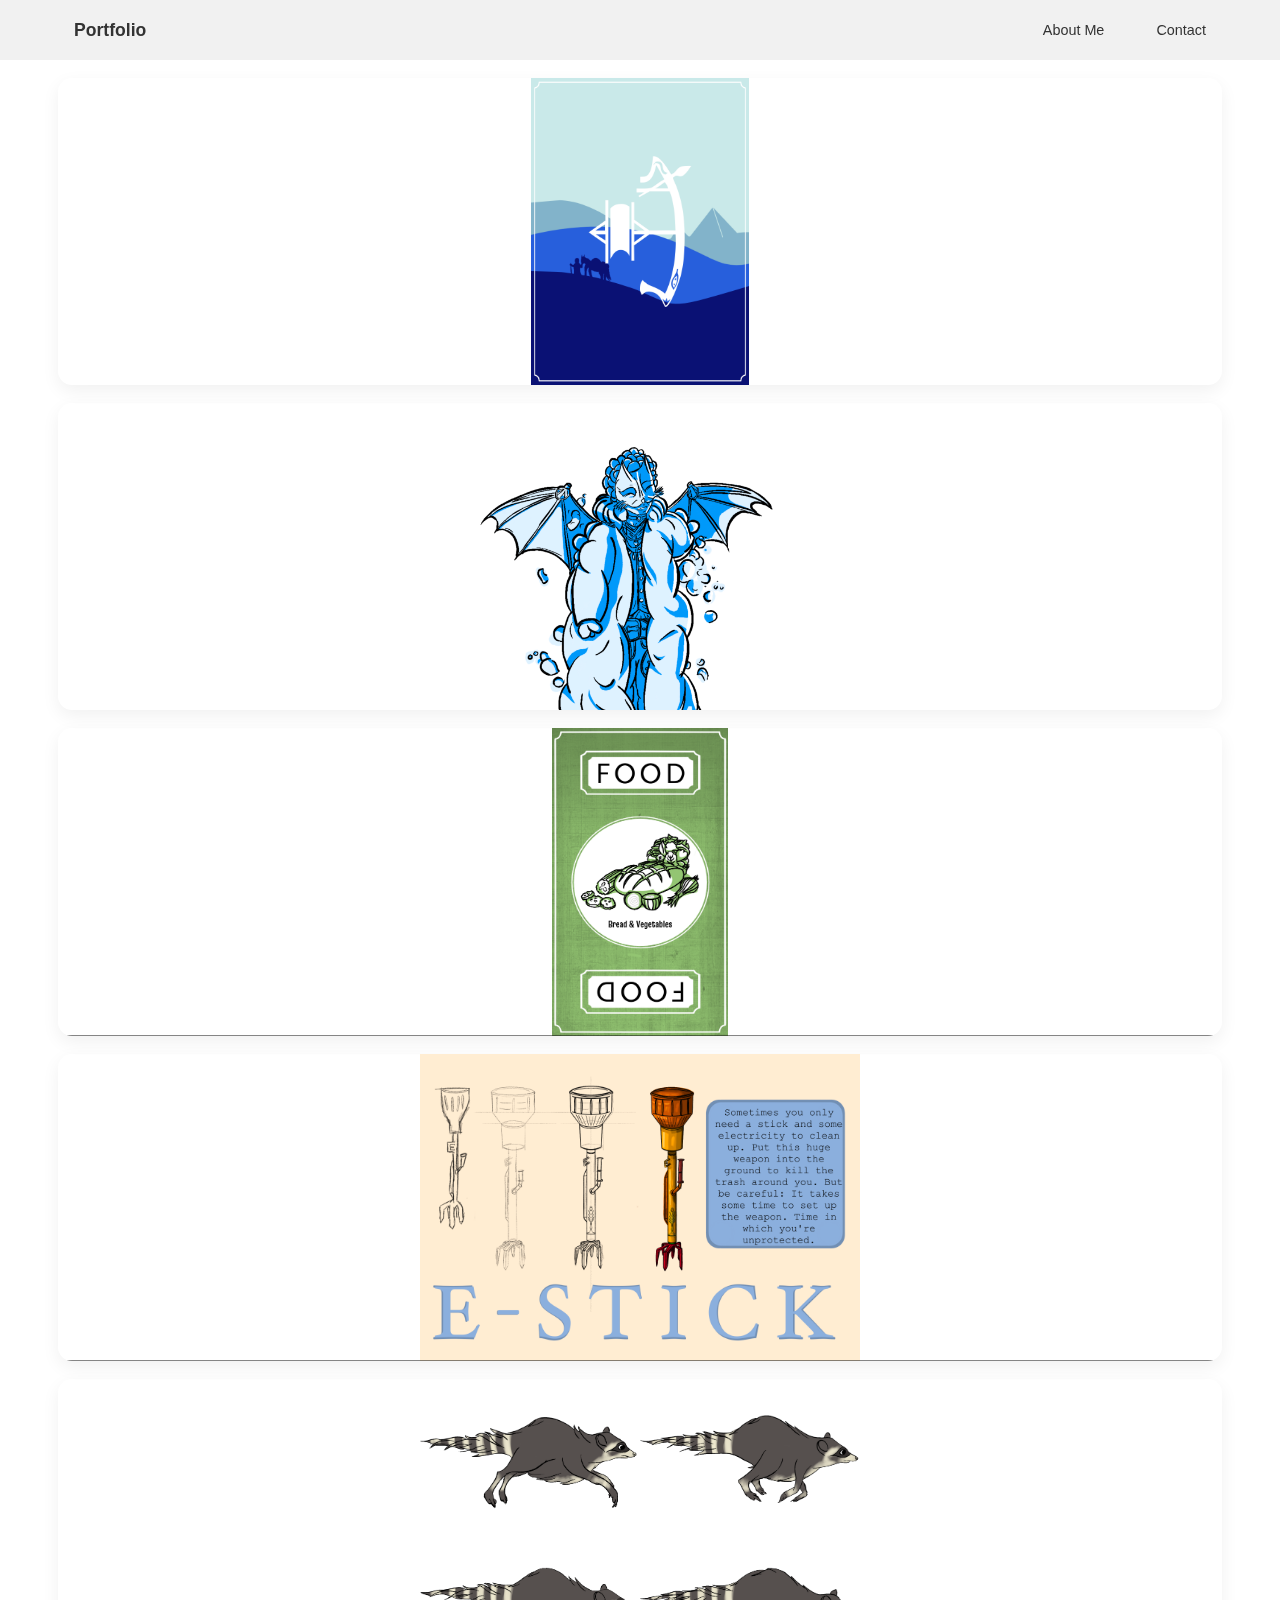
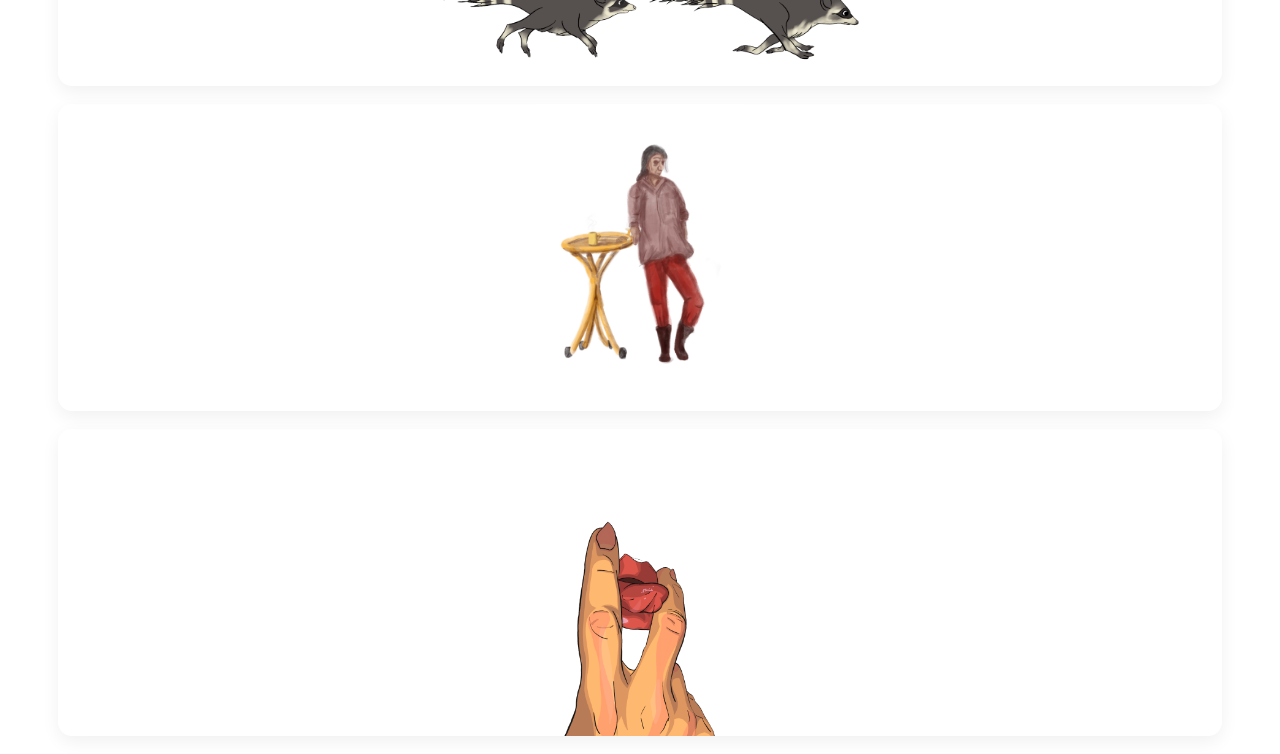
<file: index.html>
<!DOCTYPE html>
<html lang="de">
<head>
	<meta charset="utf-8">
	<meta name="viewport" content="width=device-width, initial-scale=1">
	<title>Portfolio</title>
	<link rel="stylesheet" href="index.css">
</head>
<body>
	<header class="banner">
		<nav class="nav-container">
			<a href="index.html" class="nav-button nav-button-large">Portfolio</a>
			<a href="about_me.html" class="nav-button">About Me</a>
			<a href="contact.html" class="nav-button">Contact</a>
		</nav>
	</header>
	<main class="container">
		<div class="cards">
			<a class="card" href="Pet_the_Cats.html" aria-label="Open image 2">
				<img src="Hintergrund-Nil_Vista.png" alt="Image one">
				<div class="overlay">
					<h3>Picture_one</h3>
					<p>Kurzbeschreibung zu Bild 1.</p>
				</div>
			</a>

			<a class="card" href="Party_Burst.html" aria-label="Open image 2">
				<img src="Party_Burst_images\Party_Burst_Main.PNG" alt="Image two">
				<div class="overlay">
					<h3>PARTY BURST</h3>
					<p>Character design of Maze (Cat) for the game "Party Burst".</p>
				</div>
			</a>

			<a class="card" href="Fall_of_Egypt.html" aria-label="Open image 3">
				<img src="Fall_of_Egypt_images\Food.png" alt="Image three">
				<div class="overlay">
					<h3>FALL OF EGYPT - THE LAST CITY</h3>
					<p>Card designs for the boardgame "Fall of Egypt - The Last City".</p>
				</div>
			</a>

			<a class="card" href="E-Stick.html" aria-label="Open image 4">
				<img src="E-Stick.PNG" alt="Image four">
				<div class="overlay">
					<h3>E-STICK</h3>
					<p>Concept art of a weapon for a game idea I had.</p>
				</div>
			</a>

			<a class="card" href="Trashpanda.html" aria-label="Open image 5">
				<img src="Trashpanda_images\trashpanda.png" alt="Image five">
				<div class="overlay">
					<h3>TRASHPANDA</h3>
					<p>Animation of a runnig raccoon for the game "Trashpanda".</p>
				</div>
			</a>

			<a class="card" href="the_weary_count.html" aria-label="Open image 6">
				<img src="the_weary_count.PNG" alt="Image six">
				<div class="overlay">
					<h3>THE WEARY COUNT</h3>
					<p>A concept of an important character for a Pen and Paper I'm currently writing.</p>
				</div>
			</a>

			<a class="card" href="practice.html" aria-label="Open image 7">
				<img src="practice.PNG" alt="Image seven">
				<div class="overlay">
					<h3>PRACTICE</h3>
					<p>Practice to improve skin shading and hand anatomy.</p>
				</div>
			</a>

		</div>
	</main>
</body>
</html>
</file>
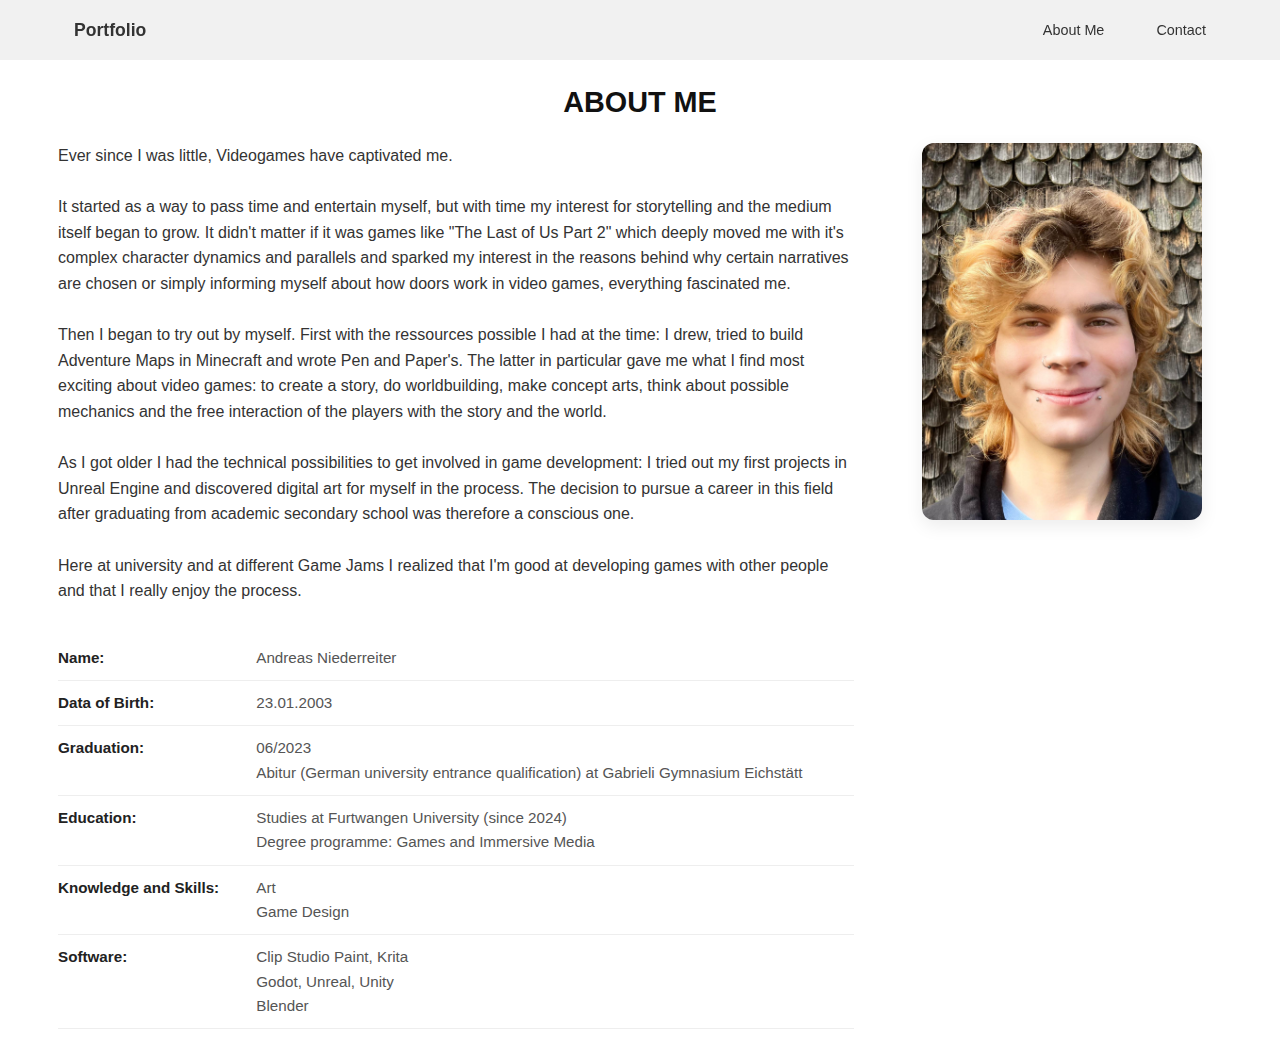
<file: about_me.html>
<!DOCTYPE html>
<html lang="en">
<head>
	<meta charset="utf-8">
	<meta name="viewport" content="width=device-width, initial-scale=1">
	<title>About Me</title>
	<link rel="stylesheet" href="about_me.css">
</head>
<body>
	<header class="banner">
		<nav class="nav-container">
			<a href="index.html" class="nav-button nav-button-large">Portfolio</a>
			<a href="about_me.html" class="nav-button">About Me</a>
			<a href="contact.html" class="nav-button">Contact</a>
		</nav>
	</header>

	<main class="container about-container">
		<h1 class="single-title">ABOUT ME</h1>

		<div class="about-content">
			<!-- Linke Spalte: Text + Tabelle -->
			<div class="about-left">
				<p class="about-text">Ever since I was little, Videogames have captivated me.

It started as a way to pass time and entertain myself, but with time my interest for storytelling and the medium itself began to grow. It didn't matter if it was games like "The Last of Us Part 2" which deeply moved me with it's complex character dynamics and parallels and sparked my interest in the reasons behind why certain narratives are chosen or simply informing myself about how doors work in video games, everything fascinated me.

Then I began to try out by myself. First with the ressources possible I had at the time: I drew, tried to build Adventure Maps in Minecraft and wrote Pen and Paper's. The latter in particular gave me what I find most exciting about video games: to create a story, do worldbuilding, make concept arts, think about possible mechanics and the free interaction of the players with the story and the world.

As I got older I had the technical possibilities to get involved in game development: I tried out my first projects in Unreal Engine and discovered digital art for myself in the process. The decision to pursue a career in this field after graduating from academic secondary school was therefore a conscious one.

Here at university and at different Game Jams I realized that I'm good at developing games with other people and that I really enjoy the process.</p>

				<!-- Tabelle -->
				<table class="about-table">
					<tr>
						<td class="label">Name:</td>
						<td>Andreas Niederreiter</td>
					</tr>
					<tr>
						<td class="label">Data of Birth:</td>
						<td>23.01.2003</td>
					</tr>
					<tr>
						<td class="label">Graduation:</td>
						<td>06/2023<br>Abitur (German university entrance qualification) at Gabrieli Gymnasium Eichstätt</td>
					</tr>
					<tr>
						<td class="label">Education:</td>
						<td>Studies at Furtwangen University (since 2024)<br>Degree programme: Games and Immersive Media</td>
					</tr>
					<tr>
						<td class="label">Knowledge and Skills:</td>
						<td>Art<br>Game Design</td>
					</tr>
					<tr>
						<td class="label">Software:</td>
						<td>Clip Studio Paint, Krita<br>Godot, Unreal, Unity<br>Blender</td>
					</tr>
				</table>
			</div>

			<!-- Rechte Spalte: Bild -->
			<div class="about-right">
				<img class="about-image" src="Me.jpeg" alt="Portrait of Andreas Niederreiter">
			</div>
		</div>
	</main>
	<!-- unsichtbarer Abstand am Ende, damit untere Browserleisten Inhalt nicht überdecken -->
	<div aria-hidden="true" role="presentation" style="height:env(safe-area-inset-bottom,16px);width:100%;display:block;"></div>
</body>
</html>
</file>
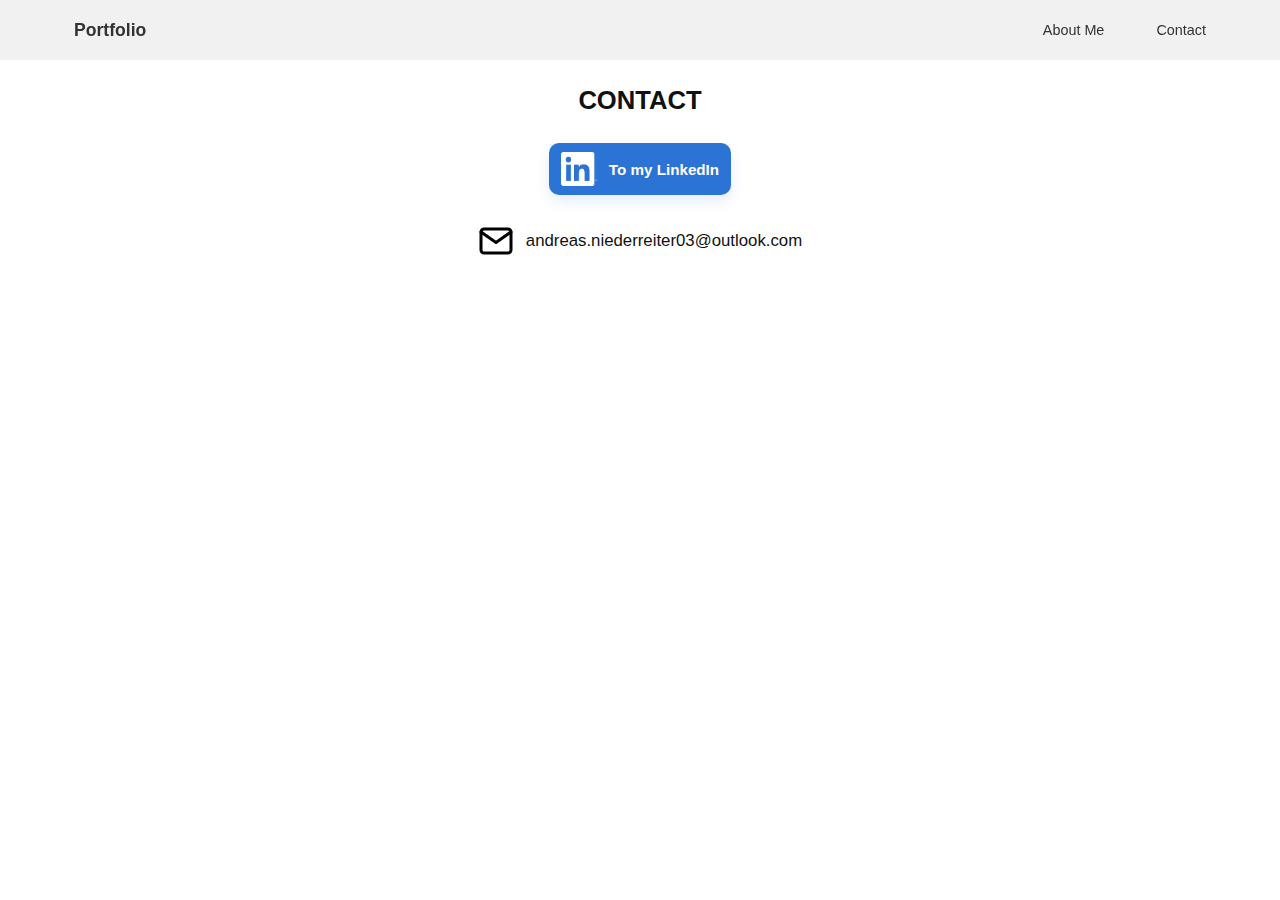
<file: contact.html>
<!DOCTYPE html>
<html lang="en">
<head>
	<meta charset="utf-8">
	<meta name="viewport" content="width=device-width, initial-scale=1">
	<title>Contact</title>
	<link rel="stylesheet" href="contact.css">
</head>
<body>
	<header class="banner">
		<nav class="nav-container">
			<a href="index.html" class="nav-button nav-button-large">Portfolio</a>
			<a href="about_me.html" class="nav-button">About Me</a>
			<a href="contact.html" class="nav-button">Contact</a>
		</nav>
	</header>

	<main class="container">
		<h1 class="single-title">CONTACT</h1>

		<div class="contact-list">
			<!-- LinkedIn Button -->
			<a class="linkedin-btn" href="https://www.linkedin.com/in/andreas-niederreiter-443982398" target="_blank" rel="noopener">
				<img class="contact-icon" src="Contact_images\InBug-White.png" alt="LinkedIn">
				<span>To my LinkedIn</span>
			</a>

			<!-- Email -->
			<a class="contact-item" href="mailto:andreas.niederreiter03@outlook.com">
				<img class="contact-icon" src="Contact_images/mail.svg" alt="Email icon">
				<span>andreas.niederreiter03@outlook.com</span>
			</a>

		</div>
	</main>
	<!-- unsichtbarer Abstand am Ende, damit untere Browserleisten Inhalt nicht überdecken -->
	<div aria-hidden="true" role="presentation" style="height:env(safe-area-inset-bottom,16px);width:100%;display:block;"></div>
</body>
</html>
</file>
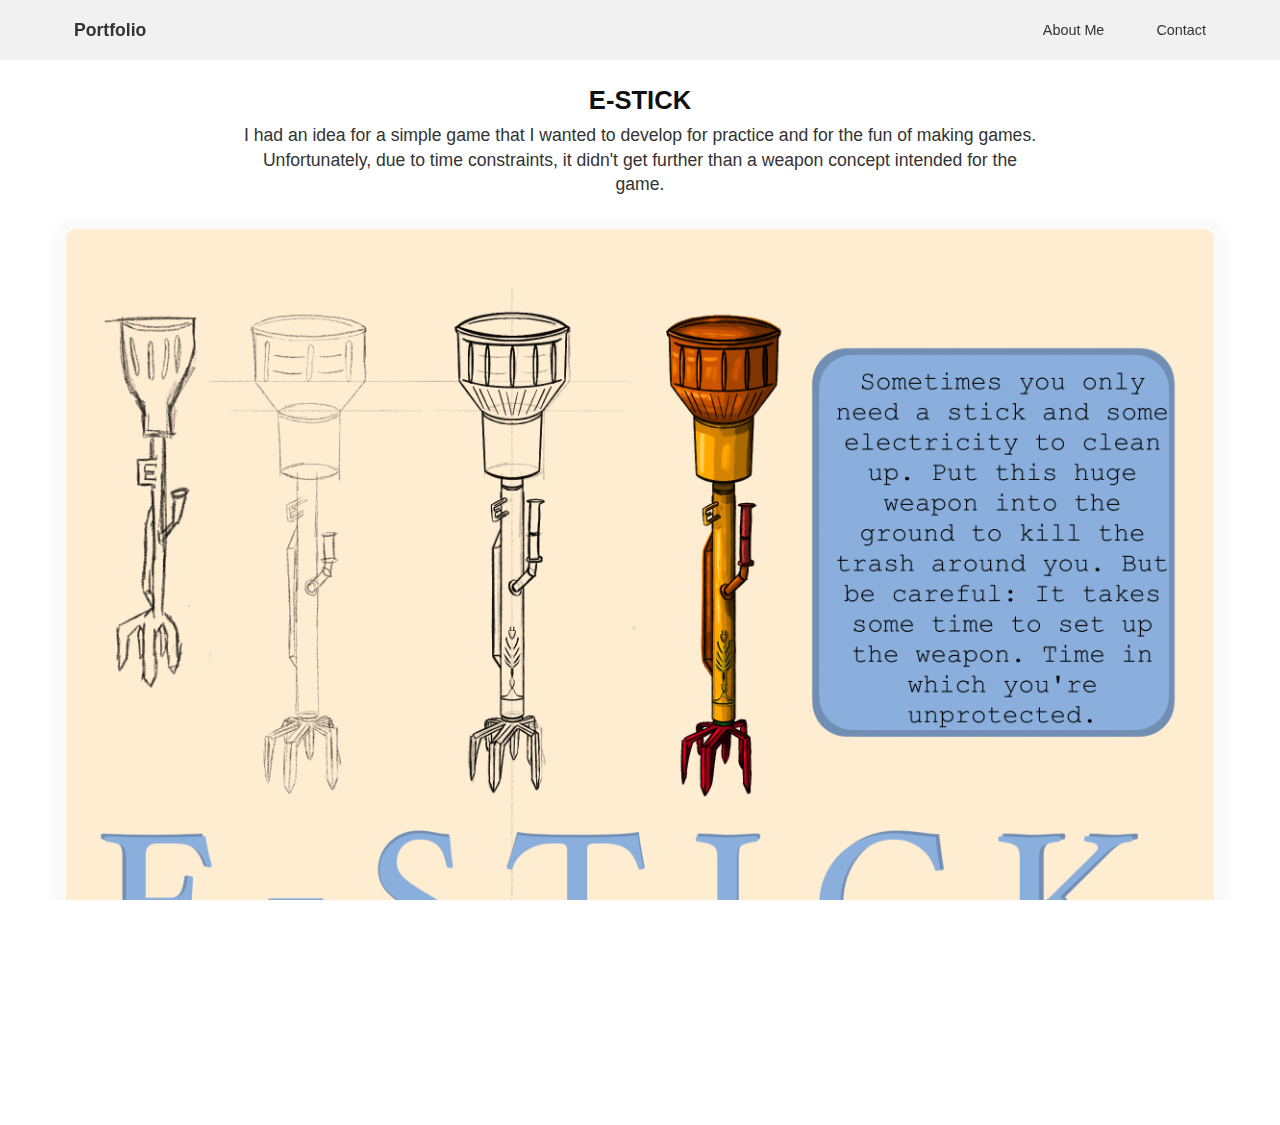
<file: E-Stick.html>
<!DOCTYPE html>
<html lang="de">
<head>
    <meta charset="utf-8">
    <meta name="viewport" content="width=device-width, initial-scale=1">
    <title>E-Stick</title>
    <link rel="stylesheet" href="E-Stick.css">
</head>
<body>
    <header class="banner">
        <nav class="nav-container">
            <a href="index.html" class="nav-button nav-button-large">Portfolio</a>
            <a href="about_me.html" class="nav-button">About Me</a>
            <a href="contact.html" class="nav-button">Contact</a>
        </nav>
    </header>

    <main class="container single">
        <h1 class="single-title">E-STICK</h1>
        <p class="single-sub">I had an idea for a simple game that I wanted to develop for practice and for the fun of making games. Unfortunately, due to time constraints, it didn't get further than a weapon concept intended for the game.</p>

        <section class="gallery">
            <div class="gallery-item">
                <div class="card static">
                    <img src="E-Stick.PNG" alt="E-Stick weapon concept art">
                </div>
                <p class="card-caption">Concept art of the "E-Stick". The design is meant to appear in the game and teach the player something about the weapon.</p>
            </div>
        </section>
    </main>
</body>
</html>
</file>
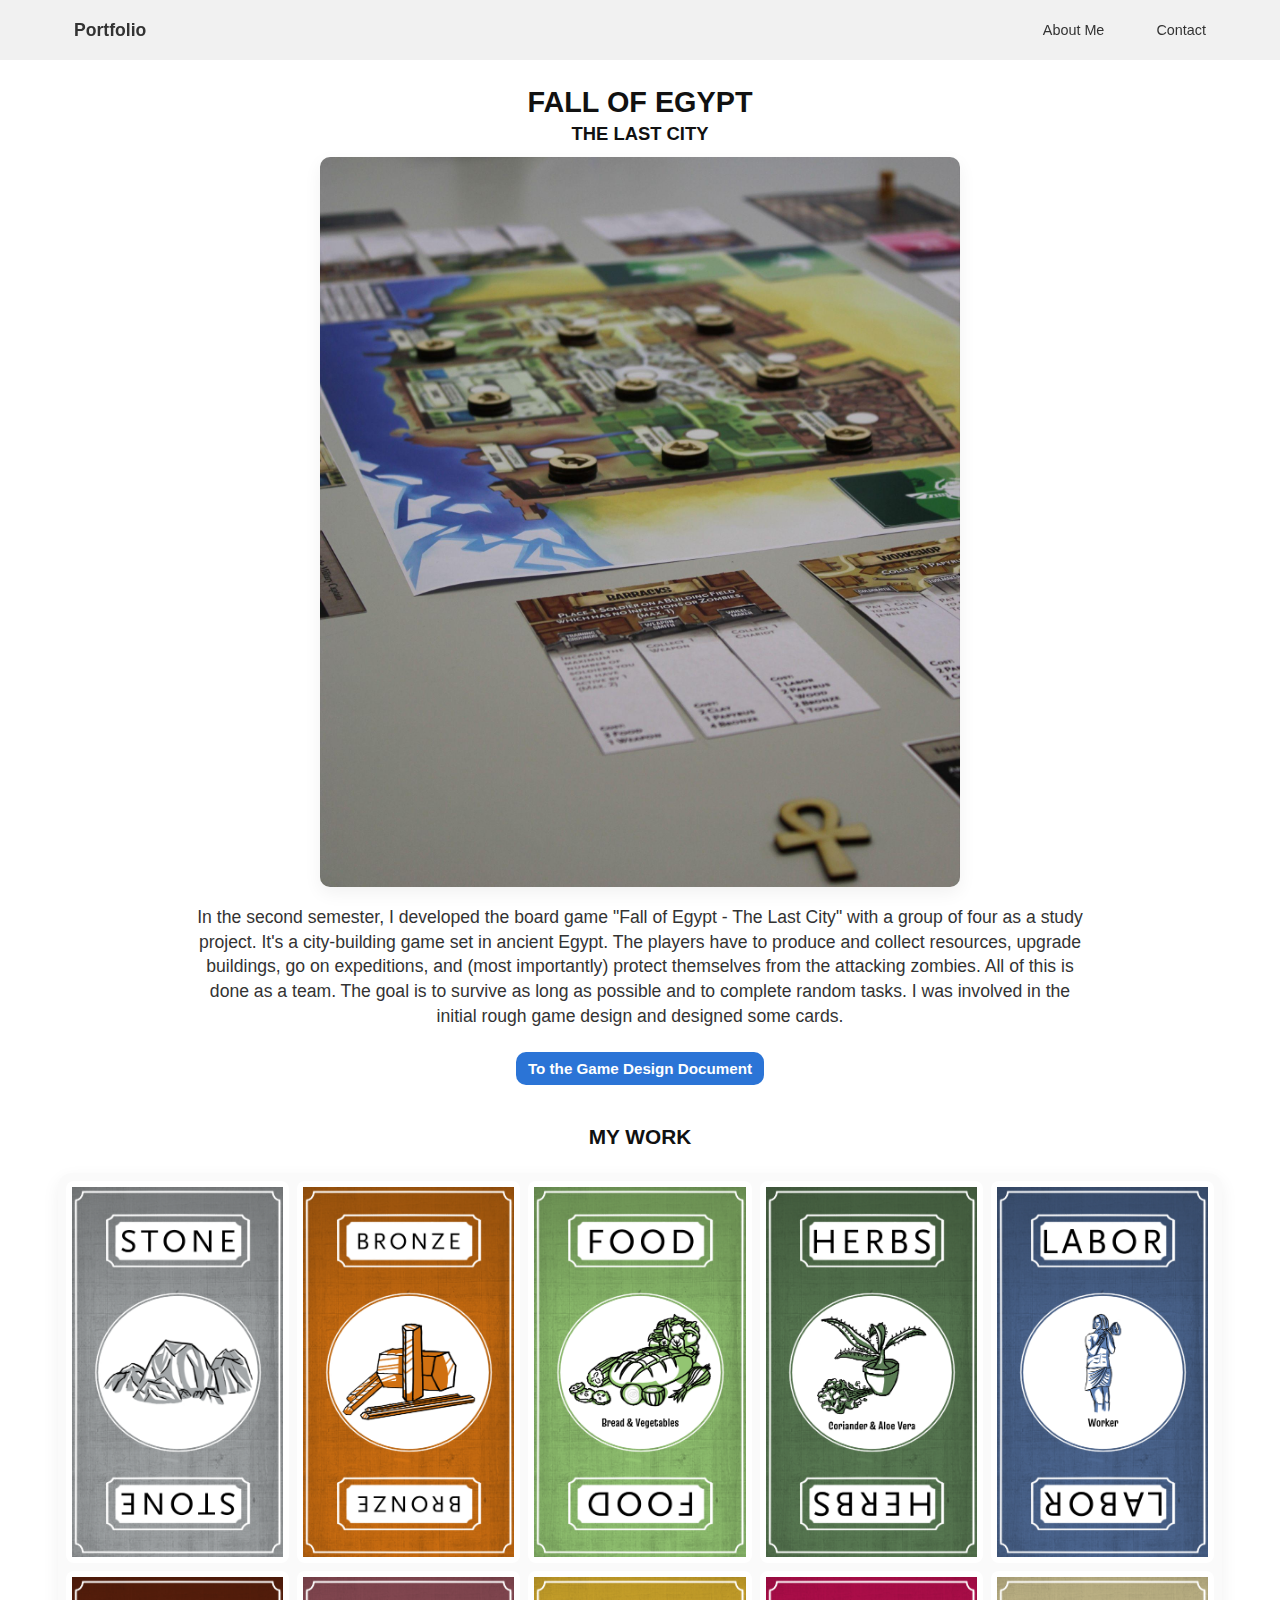
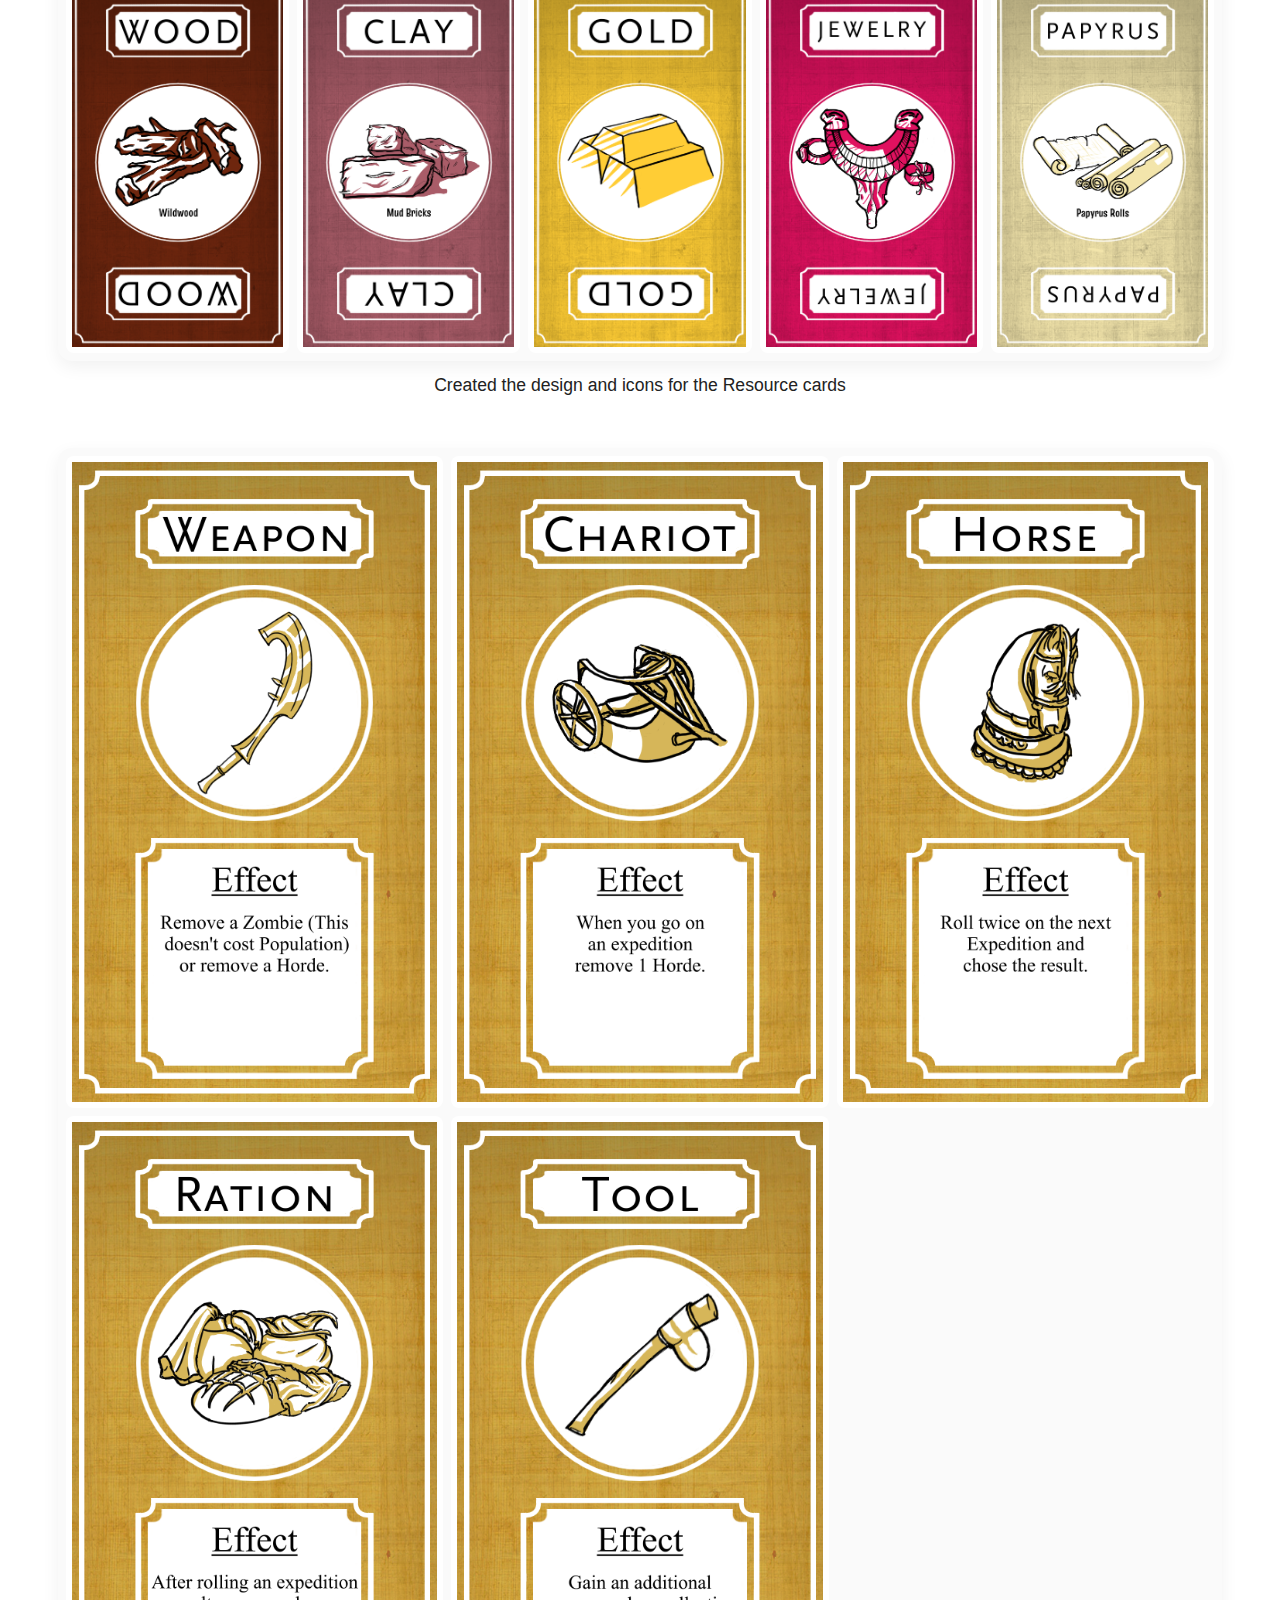
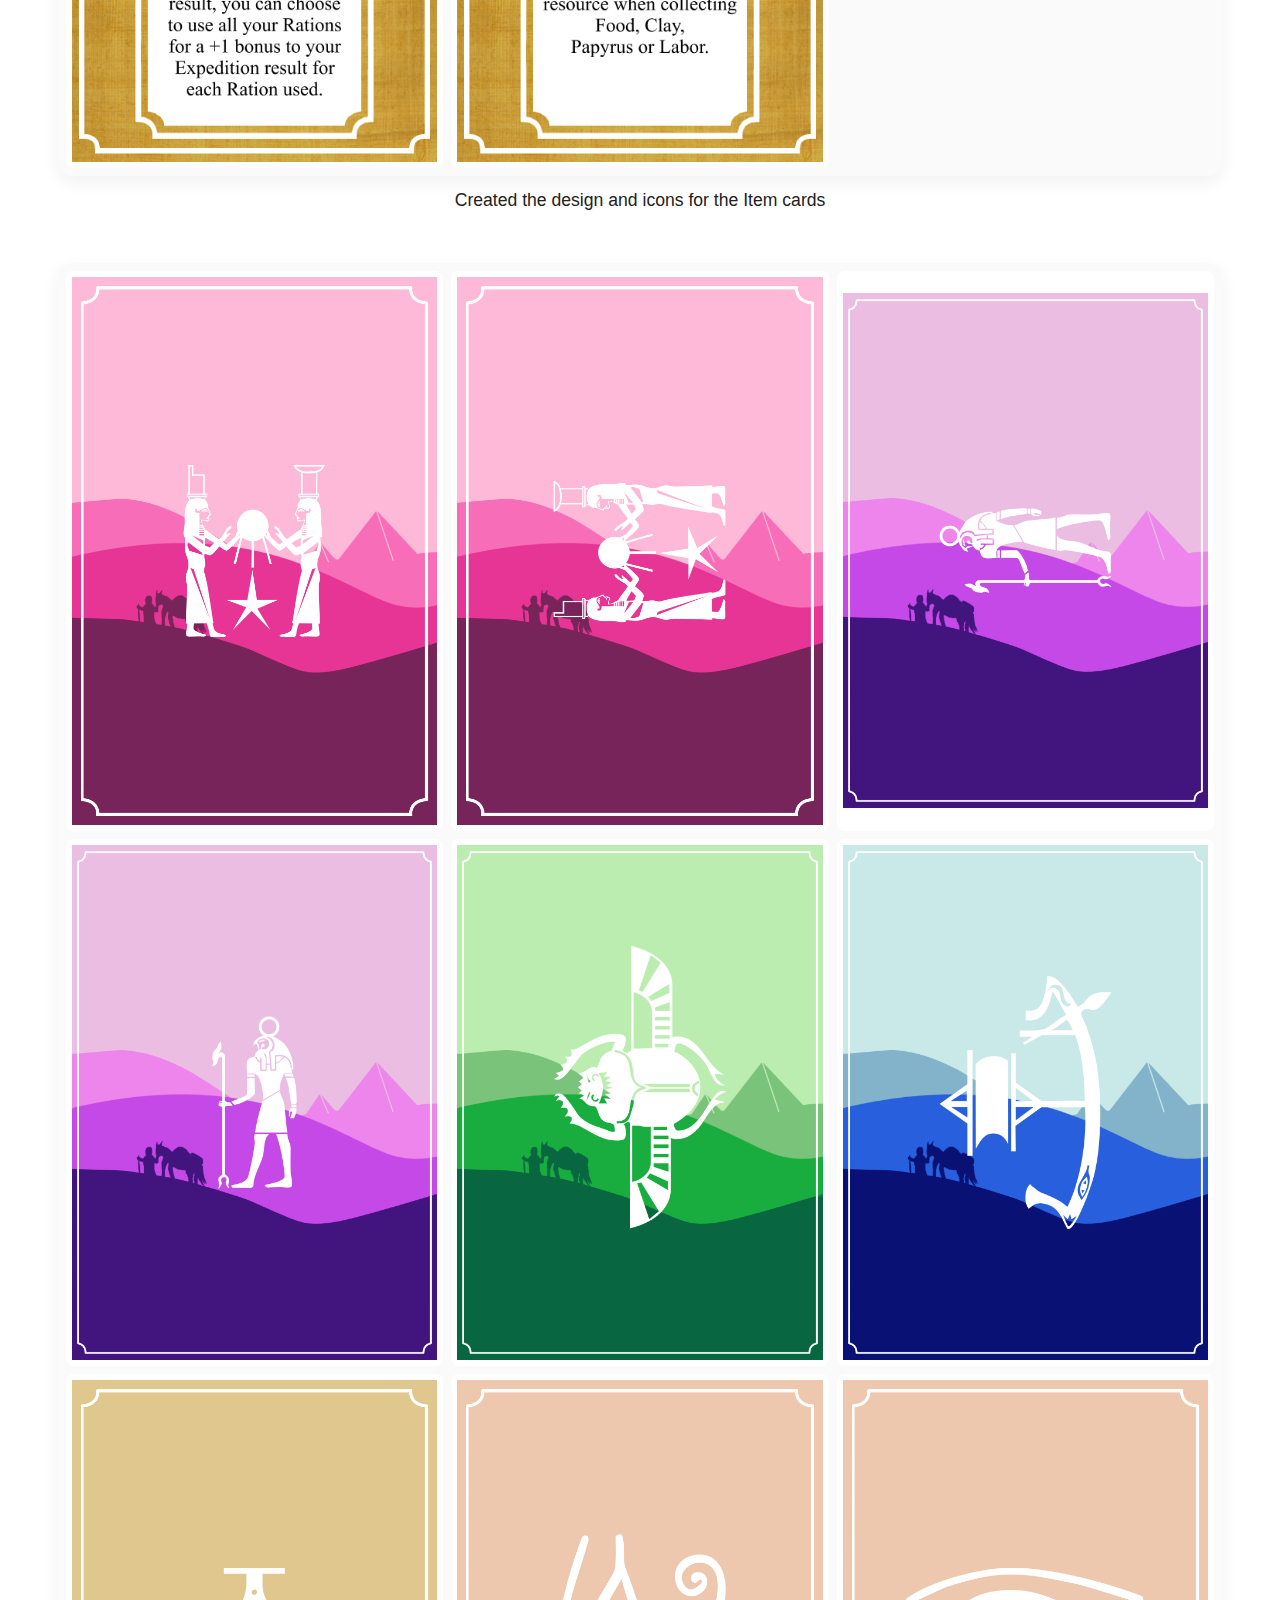
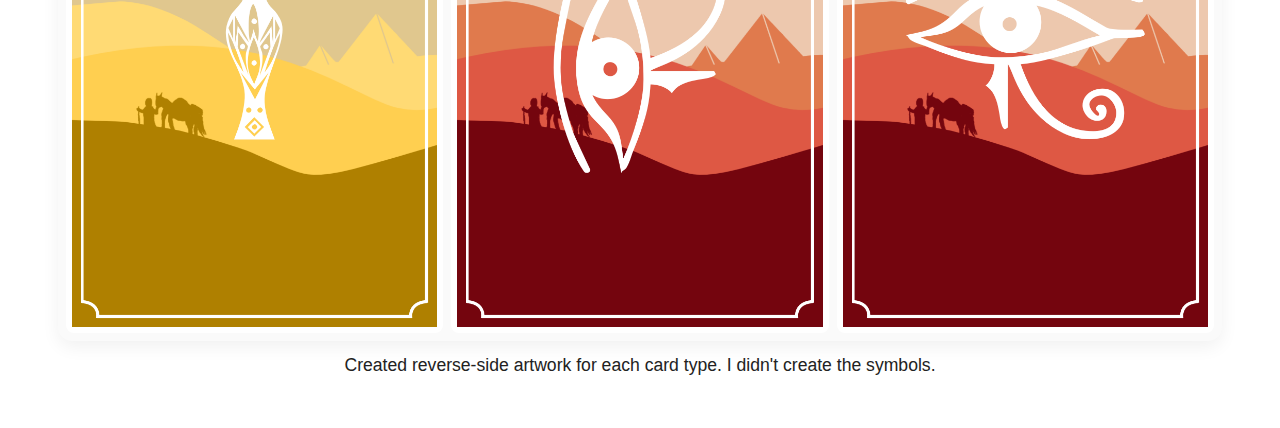
<file: Fall_of_Egypt.html>
<!DOCTYPE html>
<html lang="de">
<head>
	<meta charset="utf-8">
	<meta name="viewport" content="width=device-width, initial-scale=1">
	<title>FALL OF EGYPT</title>
	<link rel="stylesheet" href="Fall_of_Egypt.css">
</head>
<body>
	<header class="banner">
		<nav class="nav-container">
			<a href="index.html" class="nav-button nav-button-large">Portfolio</a>
			<a href="about_me.html" class="nav-button">About Me</a>
			<a href="contact.html" class="nav-button">Contact</a>
		</nav>
	</header>

	<main class="container single">
		<h1 class="single-title">FALL OF EGYPT</h1>
		<h2 class="single-subtitle">THE LAST CITY</h2>

		<!-- NEU: Hero-Bild unter der Unterüberschrift -->
		<div class="hero-wrap">
			<img class="hero-image" src="Fall_of_Egypt_images/image157.jpg" alt="Fall of Egypt board overview">
		</div>

		<p class="single-sub">In the second semester, I developed the board game "Fall of Egypt - The Last City" with a group of four as a study project. It's a city-building game set in ancient Egypt. The players have to produce and collect resources, upgrade buildings, go on expeditions, and (most importantly) protect themselves from the attacking zombies. All of this is done as a team. The goal is to survive as long as possible and to complete random tasks. I was involved in the initial rough game design and designed some cards.</p>

		<div class="cta-wrap">
			<a class="cta-button" href="https://docs.google.com/document/d/1v40j7HfyQjc_SVQ90fTcde8ju9d5IFnhbG7tk6UjXtU/edit?usp=sharing" target="_blank" rel="noopener">To the Game Design Document</a>
		</div>

		<!-- NEU: Unterüberschrift für Arbeitsbereich -->
		<h2 class="work-section-title">My Work</h2>

		<section class="gallery">
			<!-- Collage 1 -->
			<div class="gallery-item">
				<div class="card">
					<div class="collage collage-10">
						<div class="collage-item"><img src="Fall_of_Egypt_images/Stone.png" alt="Stone"></div>
						<div class="collage-item"><img src="Fall_of_Egypt_images/Bronze.png" alt="Bronze"></div>
						<div class="collage-item"><img src="Fall_of_Egypt_images/Food.png" alt="Food"></div>
						<div class="collage-item"><img src="Fall_of_Egypt_images/Herbs.png" alt="Herbs"></div>
						<div class="collage-item"><img src="Fall_of_Egypt_images/Labor.png" alt="Labor"></div>
						<div class="collage-item"><img src="Fall_of_Egypt_images/Wood.png" alt="Wood"></div>
						<div class="collage-item"><img src="Fall_of_Egypt_images/Clay.png" alt="Clay"></div>
						<div class="collage-item"><img src="Fall_of_Egypt_images/Gold.png" alt="Gold"></div>
						<div class="collage-item"><img src="Fall_of_Egypt_images/Jewelry.png" alt="Jewelry"></div>
						<div class="collage-item"><img src="Fall_of_Egypt_images/Papyrus.png" alt="Papyrus"></div>
					</div>
				</div>
				<p class="card-caption">Created the design and icons for the Resource cards</p>
			</div>

			<!-- Collage 2 -->
			<div class="gallery-item">
				<div class="card">
					<div class="collage collage-5">
						<div class="collage-item"><img src="Fall_of_Egypt_images\Weapon.png" alt="Weapon"></div>
						<div class="collage-item"><img src="Fall_of_Egypt_images\Chariot.png" alt="Chariot"></div>
						<div class="collage-item"><img src="Fall_of_Egypt_images\Horse.png" alt="Horse"></div>
						<div class="collage-item"><img src="Fall_of_Egypt_images\Ration.png" alt="Ration"></div>
						<div class="collage-item"><img src="Fall_of_Egypt_images\Tool.png" alt="Tools"></div>
					</div>
				</div>
				<p class="card-caption">Created the design and icons for the Item cards</p>
			</div>

			<!-- Collage 3 -->
			<div class="gallery-item">
				<div class="card">
					<div class="collage collage-9">
						<div class="collage-item"><img src="Fall_of_Egypt_images/Hintergrund_Challenges(1).png" alt=""></div>
						<div class="collage-item"><img src="Fall_of_Egypt_images/Hintergrund_Challenges(2).png" alt=""></div>
						<div class="collage-item"><img src="Fall_of_Egypt_images/Hintergrund-Player_Faction(1).png" alt=""></div>
						<div class="collage-item"><img src="Fall_of_Egypt_images/Hintergrund-Player_Faction(2).png" alt=""></div>
						<div class="collage-item"><img src="Fall_of_Egypt_images/Hintergrund-Vistas.png" alt=""></div>
						<div class="collage-item"><img src="Fall_of_Egypt_images/Hintergrund-Nil_Vista.png" alt=""></div>
						<div class="collage-item"><img src="Fall_of_Egypt_images/Hintergrund-Treasures.png" alt=""></div>
						<div class="collage-item"><img src="Fall_of_Egypt_images/Hintergrund-Events.png" alt=""></div>
						<div class="collage-item"><img src="Fall_of_Egypt_images/Hintergrund-Events(2).png" alt=""></div>
					</div>
				</div>
				<p class="card-caption">Created reverse-side artwork for each card type. I didn't create the symbols.</p>
			</div>
		</section>
	</main>
</body>
</html>
</file>
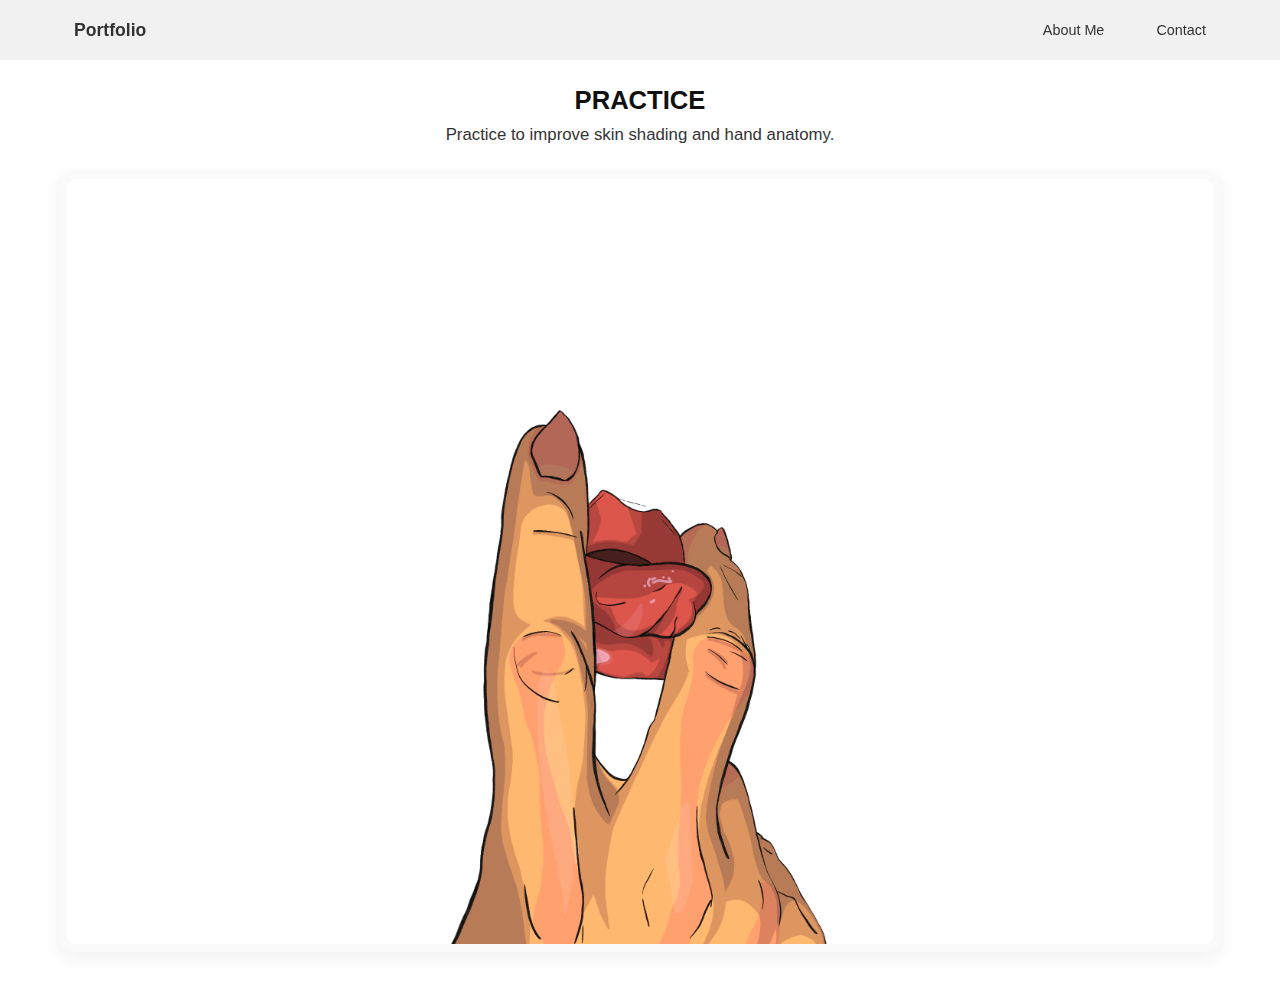
<file: practice.html>
<!DOCTYPE html>
<html lang="de">
<head>
	<meta charset="utf-8">
	<meta name="viewport" content="width=device-width, initial-scale=1">
	<title>PRACTICE</title>
	<link rel="stylesheet" href="practice.css">
</head>
<body>
	<header class="banner">
		<nav class="nav-container">
			<a href="index.html" class="nav-button nav-button-large">Portfolio</a>
			<a href="about_me.html" class="nav-button">About Me</a>
			<a href="contact.html" class="nav-button">Contact</a>
		</nav>
	</header>

	<main class="container single">
		<h1 class="single-title">PRACTICE</h1>
		<p class="single-sub">Practice to improve skin shading and hand anatomy.</p>

		<section class="gallery">
			<div class="gallery-item">
				<div class="card static">
					<img src="practice.PNG" alt="Practice artwork">
				</div>
			</div>
		</section>
	</main>
	<!-- unsichtbarer Abstand am Ende, damit untere Browserleisten Inhalt nicht überdecken -->
	<div aria-hidden="true" role="presentation" style="height:env(safe-area-inset-bottom,16px);width:100%;display:block;"></div>
</body>
</html>
</file>
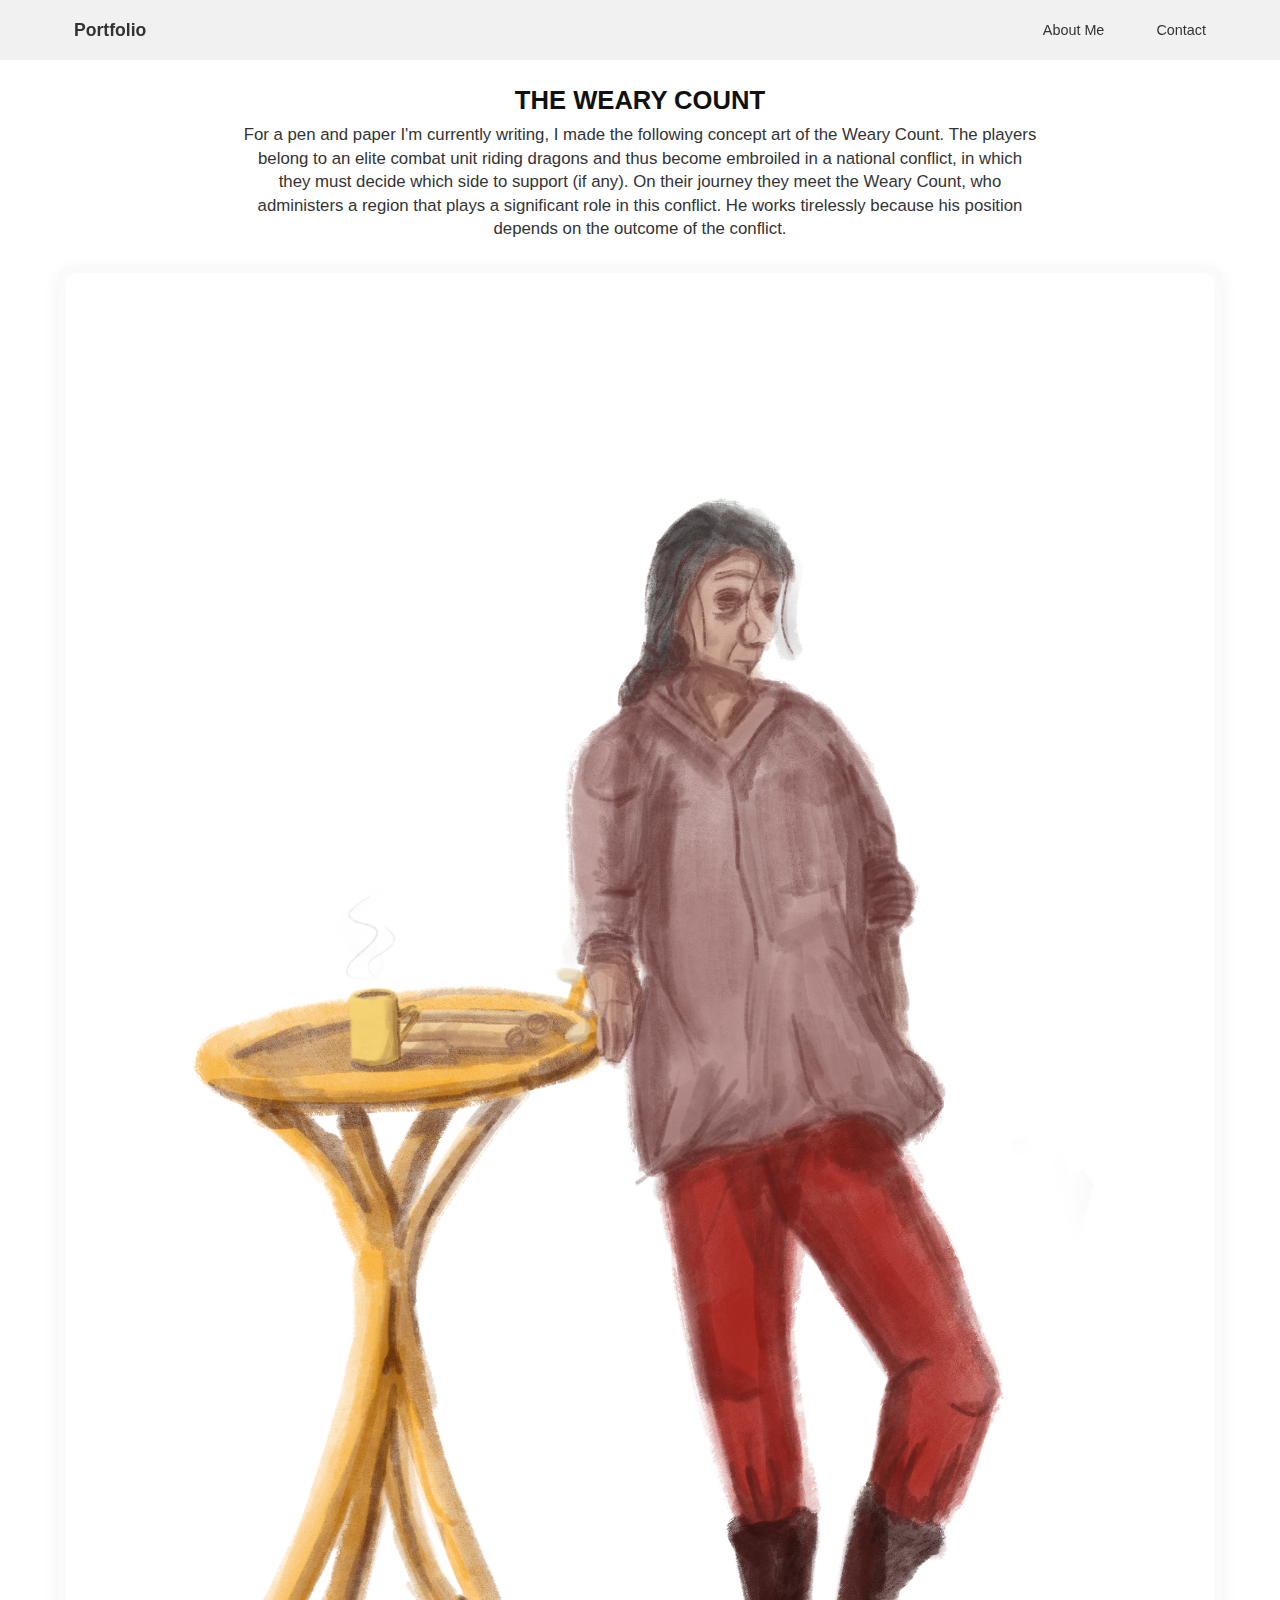
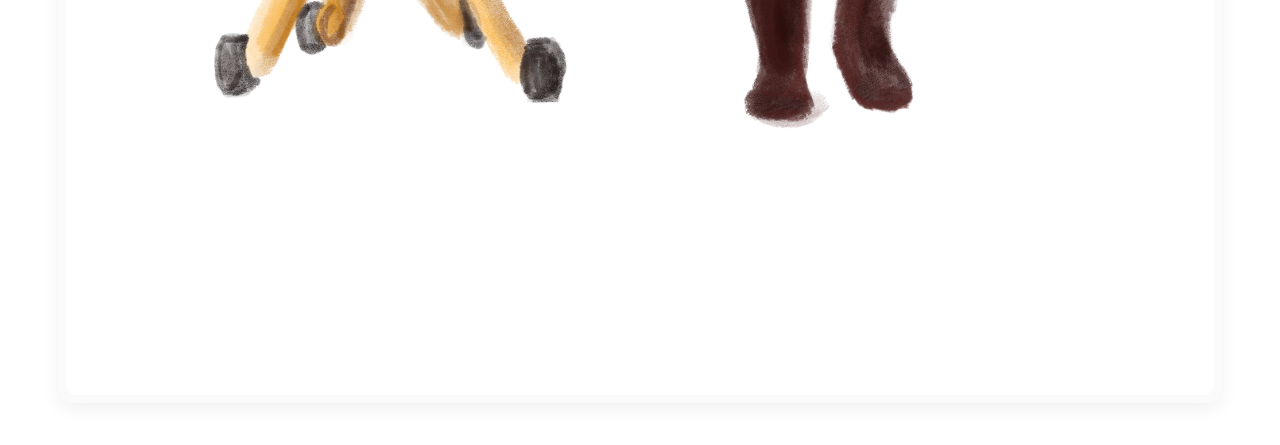
<file: the_weary_count.html>
<!DOCTYPE html>
<html lang="de">
<head>
	<meta charset="utf-8">
	<meta name="viewport" content="width=device-width, initial-scale=1">
	<title>THE WEARY COUNT</title>
	<link rel="stylesheet" href="the_weary_count.css">
</head>
<body>
	<header class="banner">
		<nav class="nav-container">
			<a href="index.html" class="nav-button nav-button-large">Portfolio</a>
			<a href="about_me.html" class="nav-button">About Me</a>
			<a href="contact.html" class="nav-button">Contact</a>
		</nav>
	</header>

	<main class="container single">
		<h1 class="single-title">THE WEARY COUNT</h1>
		<p class="single-sub">For a pen and paper I'm currently writing, I made the following concept art of the Weary Count. The players belong to an elite combat unit riding dragons and thus become embroiled in a national conflict, in which they must decide which side to support (if any). On their journey they meet the Weary Count, who administers a region that plays a significant role in this conflict. He works tirelessly because his position depends on the outcome of the conflict.</p>

		<section class="gallery">
			<div class="gallery-item">
				<div class="card static">
					<img src="the_weary_count.PNG" alt="The Weary Count artwork">
				</div>
			</div>
		</section>
	</main>
</body>
</html>
</file>
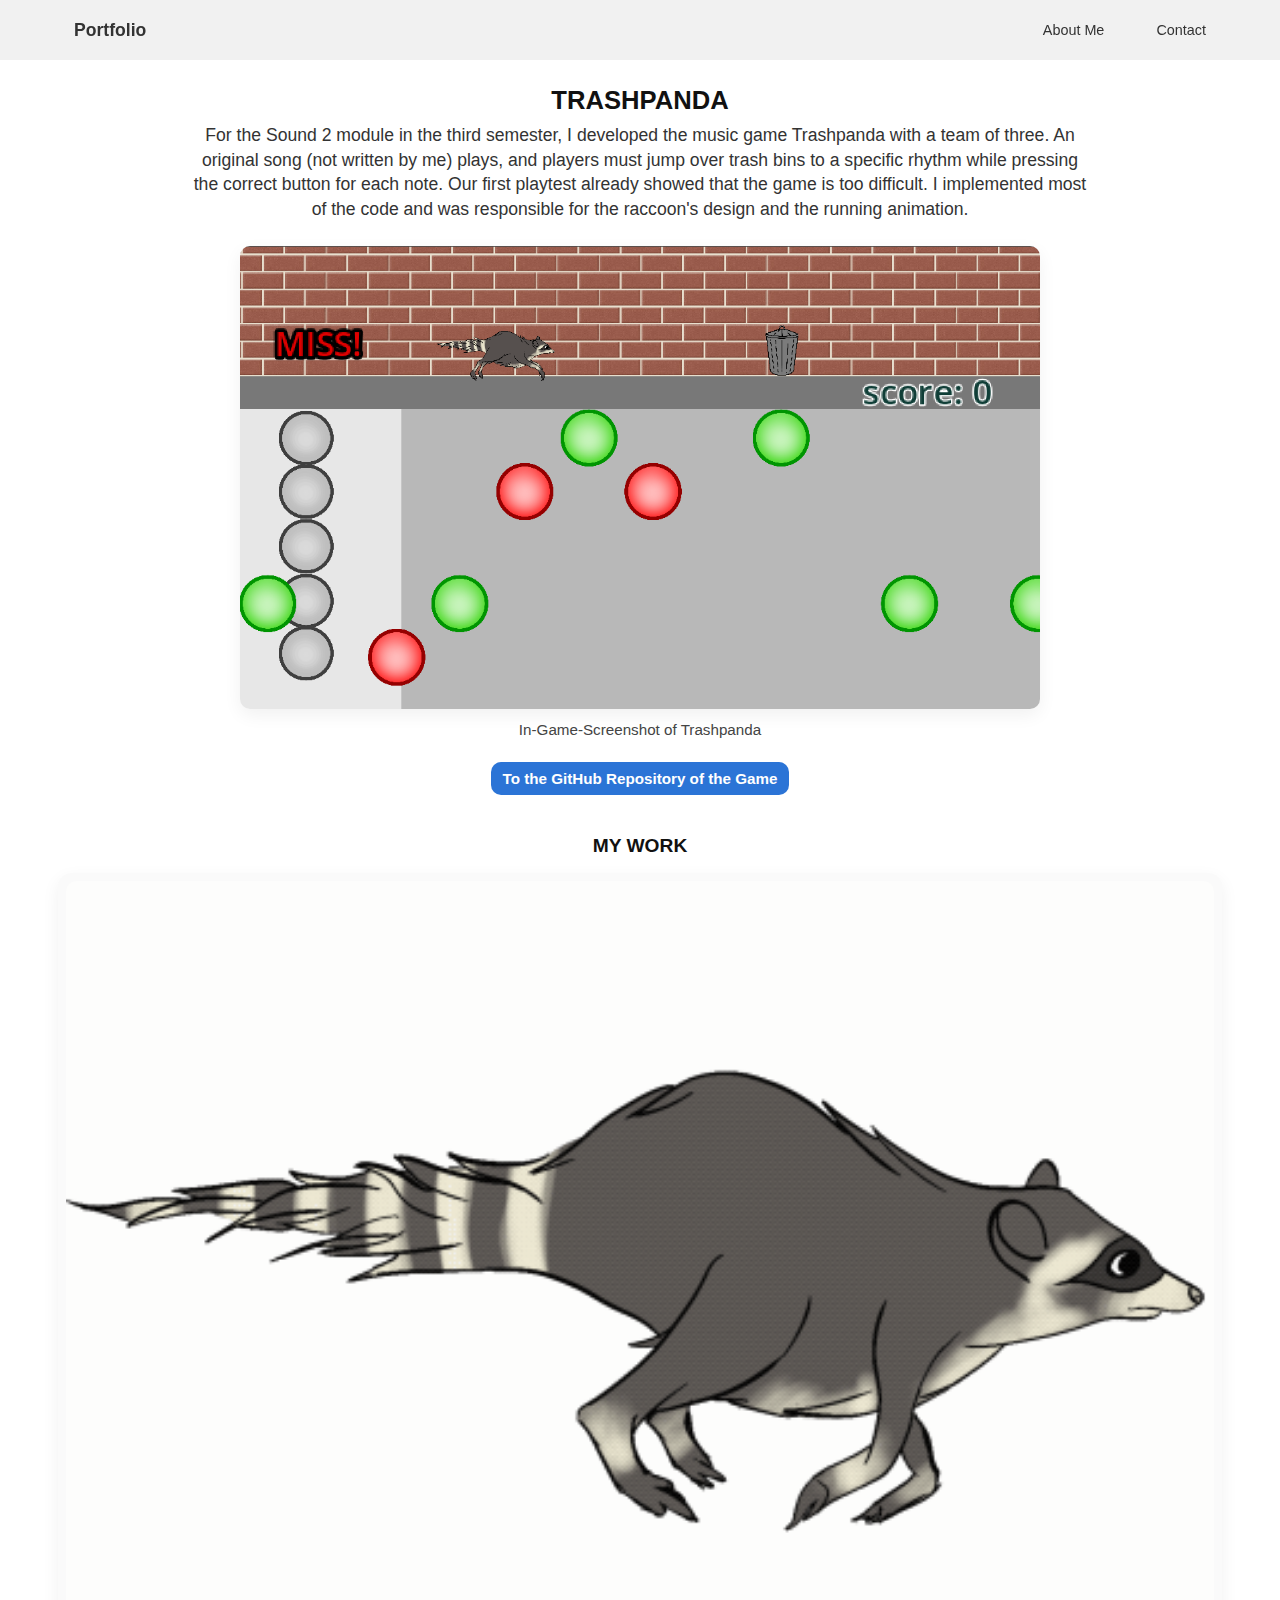
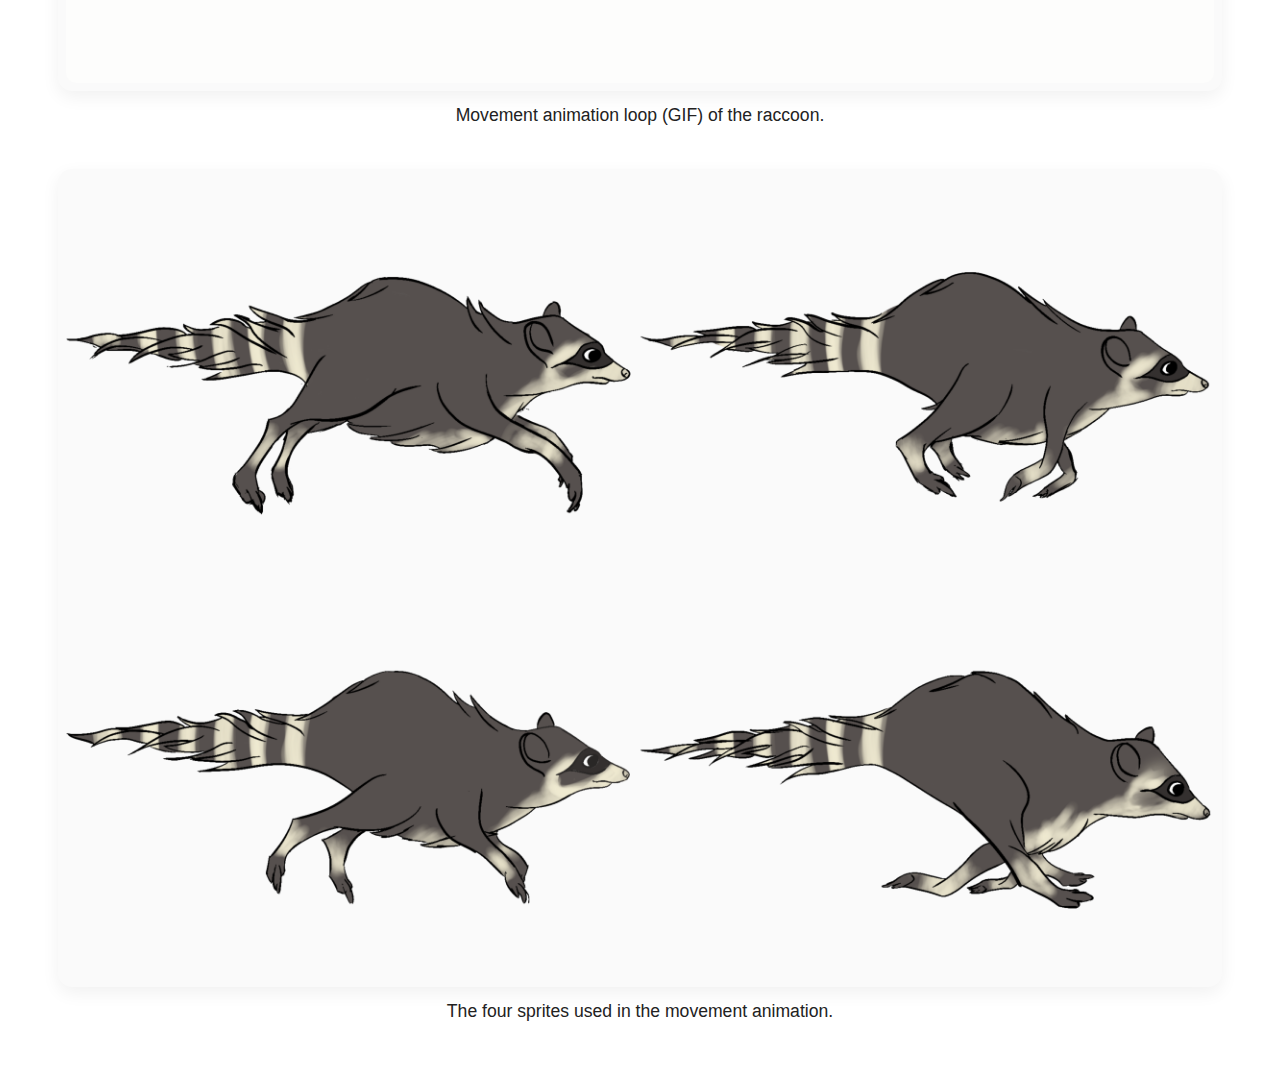
<file: Trashpanda.html>
<!DOCTYPE html>
<html lang="de">
<head>
	<meta charset="utf-8">
	<meta name="viewport" content="width=device-width, initial-scale=1">
	<title>Trashpanda</title>
	<link rel="stylesheet" href="Trashpanda.css">
</head>
<body>
	<header class="banner">
		<nav class="nav-container">
			<a href="index.html" class="nav-button nav-button-large">Portfolio</a>
			<a href="about_me.html" class="nav-button">About Me</a>
			<a href="contact.html" class="nav-button">Contact</a>
		</nav>
	</header>

	<main class="container single">
		<h1 class="single-title">TRASHPANDA</h1>
		<p class="single-sub">For the Sound 2 module in the third semester, I developed the music game Trashpanda with a team of three. An original song (not written by me) plays, and players must jump over trash bins to a specific rhythm while pressing the correct button for each note. Our first playtest already showed that the game is too difficult. I implemented most of the code and was responsible for the raccoon's design and the running animation.</p>

		<!-- Screenshot (größer, vollständig sichtbar) -->
		<div class="hero-wrap">
			<img class="hero-image" src="Trashpanda_images/Screenshot%202025-11-10%20233133.png" alt="In-game screenshot Trashpanda">
		</div>
		<!-- NOTE: Klasse geändert, damit Styling wie Trailer-Note angewendet wird -->
		<p class="video-note">In-Game-Screenshot of Trashpanda</p>

		<div class="cta-wrap">
			<a class="cta-button" href="https://github.com/AndreasNiederreiter/Trashpanda" target="_blank" rel="noopener">To the GitHub Repository of the Game</a>
		</div>

		<h2 class="work-section-title">My Work</h2>

		<section class="gallery">
			<!-- GIF / short animation -->
			<div class="gallery-item">
				<div class="card">
					<img class="gif-media" src="Trashpanda_images/IMG_1364.GIF" alt="Trashpanda animation GIF">
				</div>
				<p class="card-caption">Movement animation loop (GIF) of the raccoon.</p>
			</div>

			<!-- Artwork -->
			<div class="gallery-item">
				<div class="card">
					<img src="Trashpanda_images/trashpanda.png" alt="Trashpanda artwork">
				</div>
				<p class="card-caption">The four sprites used in the movement animation.</p>
			</div>
		</section>
	</main>
</body>
</html>
</file>
<file: index.css>
/* Basis */
* { box-sizing: border-box; }
html, body { height: 100%; margin: 0; }
body {
	background: #ffffff; /* Seitenhintergrund bleibt weiß (seitliche Ränder wirken so weiß) */
	font-family: Arial, Helvetica, sans-serif;
	color: #111;
}

:root {
	/* leicht anpassbare Werte */
	--container-pad: 18px;
	--cards-gap: 18px;
	--banner-height: 60px;
	/* Overlay-Anpassungen */
	--overlay-bg: rgba(20,20,20,0.85); /* dunkler, weniger transparent */
	--overlay-text-color: #ffffff;     /* gleiche Farbe für Heading und kleine Texte */
}

/* Zentrierter Container: auf breiten Bildschirmen entstehen seitliche weiße Ränder
   und wir behalten horizontales Padding; vertikales Padding wird bei der Card-Höhe berücksichtigt */
.container {
	max-width: 1200px;
	margin: 0 auto;
	/* vertikales Padding (oben + unten = 36px) wird bei .cards Höhe abgezogen */
	padding: var(--container-pad);
	padding-top: calc(var(--banner-height) + var(--container-pad));
}

/* Die drei Karten füllen zusammen genau die Viewport-Höhe (Padding oben+unten und Gaps abziehen) */
.cards {
	/* reduzierte Überlauf-Berechnung: wir rechnen pro Card die genaue Höhe; gap wird verwendet */
	display: flex;
	flex-direction: column;
	gap: var(--cards-gap);
	/* height: calc(100vh - 36px); */
}

/* Jede Card nimmt gleichen Anteil ein -> fest berechnete Höhe statt flex:1 */
.card {
	position: relative;
	display: flex;
	justify-content: center;
	align-items: center;
	overflow: hidden;
	border-radius: 14px;
	text-decoration: none;
	/* feste Höhe: (100vh - 2*container-pad - 2*gaps) / 3
	   Es gibt 2 Gaps zwischen 3 Items in column layout */
	flex: none;
	height: calc((100vh - (var(--container-pad) * 2) - (var(--cards-gap) * 2) - var(--banner-height)) / 2.5);
	/* kleine Schattenoptik, optional */
	box-shadow: 0 6px 18px rgba(0,0,0,0.06);
}

/* Bild: fülle die Card-Höhe vollständig, behalte Seitenverhältnis und zeige komplettes Bild */
.card img {
	/* wichtig: Höhe bestimmt die Skalierung, Breite folgt automatisch */
	height: 100%;
	width: auto;
	max-width: 100%; /* falls Breite ansonsten größer als Card-Breite würde, skaliere nach Breite */
	object-fit: contain; /* Gesamtbild sichtbar, keine Abschneidung */
	display: block;
	margin: 0 auto;
	transition: transform 500ms cubic-bezier(.2,.9,.2,1), filter 400ms ease;
}

/* Overlay (die graue Box), startet außerhalb und fährt hoch */
.overlay {
	position: absolute;
	left: 0;
	right: 0;
	bottom: 0;
	height: 33.333%; /* 1/3 der Card-Höhe */
	background: var(--overlay-bg); /* dunkleres, weniger transparentes Overlay */
	color: var(--overlay-text-color);
	padding: 16px;
	display: flex;
	flex-direction: column;
	justify-content: center;
	align-items: center; /* horizontal zentrieren */
	text-align: center;  /* Text zentriert */
	transform: translateY(100%);
	transition: transform 350ms cubic-bezier(.2,.9,.2,1);
}

/* Feinheiten: runde Ecken an der Box passend zur Card */
.card::after {
	/* Mit diesem Pseudo-Element wird sichergestellt, dass die unteren Ecken der Overlay-Box mitgerundet sind */
	content: "";
	position: absolute;
	inset: 0;
	pointer-events: none;
	border-radius: 14px;
}

/* Hover / Fokus Effekte */
.card:hover img,
.card:focus img {
	transform: scale(1.03);
	filter: blur(2px) brightness(0.6);
}

.card:hover .overlay,
.card:focus .overlay {
	transform: translateY(0);
}

/* Typografie im Overlay */
.overlay h3 {
	margin: 0 0 6px 0;
	font-size: 1.15rem;
	letter-spacing: 0.4px;
	color: var(--overlay-text-color);
}
.overlay p {
	margin: 0;
	font-size: 0.95rem;
	line-height: 1.2;
	color: var(--overlay-text-color);
	/* opacity entfernt - Text soll gleich hell sein wie Überschrift */
}

/* Accessibility: klickbare Fläche zeigt Fokus */
.card:focus {
	outline: 3px solid rgba(34,150,243,0.18);
	outline-offset: 3px;
}

/* Mobile: auf engen Bildschirmen keine seitlichen Gaps und kleinere Abstände,
   außerdem container-padding entfernen und die .cards wieder 100vh machen */
@media (max-width: 600px) {
	.container {
		max-width: 100%;
		/* statt alles auf 0 zu setzen: entferne nur seitliche Ränder, behalte oben Platz für den Header */
		padding-left: 0;
		padding-right: 0;
		/* Headerhöhe + kleiner Abstand (8px) sorgt dafür, dass die erste Card direkt unter dem Header beginnt */
		padding-top: calc(var(--banner-height) + 8px);
		padding-bottom: 0;
	}
	.cards {
		/* kein vertikales Padding mehr, volle Höhe */
		/* gap wird kleiner */
		gap: 8px;
	}
	/* WICHTIG: auf Mobilgeräten Card-Höhe auto, damit Hochkant-Bilder vollständig angezeigt werden
	   (die Card wächst dann; Bild skaliert mit width:100% und height:auto) */
	.card {
		height: auto;
	}
	/* Sicherstellen, dass Bilder auf engen Bildschirmen nicht abgeschnitten werden:
	   Breite füllt Container — Bild bleibt vollständig sichtbar */
	.card img {
		width: 100%;
		height: auto;
		max-width: 100%;
		object-fit: contain;
	}
	.overlay { padding: 12px; }
	.overlay h3 { font-size: 1rem; }
	.overlay p { font-size: 0.9rem; }
}

/* Banner styles */
.banner {
    position: fixed;
    top: 0;
    left: 0;
    right: 0;
    z-index: 1000;
    height: var(--banner-height);
    background-color: rgba(240, 240, 240, 0.95);
    backdrop-filter: blur(5px);
}

.nav-container {
    max-width: 1200px;
    margin: 0 auto;
    height: 100%;
    display: flex;
    align-items: center;
    gap: 20px;
    padding: 0 var(--container-pad);
}

.nav-button {
    padding: 8px 16px;
    border-radius: 8px;
    text-decoration: none;
    color: #333;
    font-size: 0.9rem;
    transition: background-color 0.2s;
}

.nav-button-large {
    font-size: 1.1rem;
    font-weight: bold;
    margin-right: auto;
}

.nav-button:hover {
    background-color: rgba(0, 0, 0, 0.1);
}
</file>
<file: about_me.css>
/* Basis */
* { box-sizing: border-box; }
html, body { height: 100%; margin: 0; }
body {
	background: #ffffff;
	font-family: Arial, Helvetica, sans-serif;
	color: #111;
}

:root {
	--container-pad: 18px;
	--banner-height: 60px;
}

/* Banner / Header (aus index.css) */
.banner {
	position: fixed;
	top: 0;
	left: 0;
	right: 0;
	z-index: 1000;
	height: var(--banner-height);
	background-color: rgba(240, 240, 240, 0.95);
	backdrop-filter: blur(5px);
}

.nav-container {
	max-width: 1200px;
	margin: 0 auto;
	height: 100%;
	display: flex;
	align-items: center;
	gap: 20px;
	padding: 0 var(--container-pad);
}

.nav-button {
	padding: 8px 16px;
	border-radius: 8px;
	text-decoration: none;
	color: #333;
	font-size: 0.9rem;
	transition: background-color 0.2s;
}

.nav-button-large {
	font-size: 1.1rem;
	font-weight: bold;
	margin-right: auto;
}

.nav-button:hover {
	background-color: rgba(0, 0, 0, 0.06);
}

/* Container */
.container {
	max-width: 1200px;
	margin: 0 auto;
	padding: var(--container-pad);
	padding-top: calc(var(--banner-height) + var(--container-pad));
}

.about-container {
	padding-bottom: var(--container-pad);
}

/* Titel */
.single-title {
	text-align: center;
	text-transform: uppercase;
	font-size: 1.8rem;
	margin: 8px 0 1.5rem 0;
}

/* About content: 2-spaltig auf Desktop, 1-spaltig auf Mobil */
.about-content {
	display: grid;
	grid-template-columns: 1fr 320px;
	gap: 3rem;
	align-items: start;
}

/* Linke Spalte: Text + Tabelle (linksbündig) */
.about-left {
	text-align: left;
}

.about-text {
	color: #333;
	font-size: 1rem;
	line-height: 1.6;
	margin: 0 0 2rem 0;
	white-space: pre-wrap;
}

/* Tabelle */
.about-table {
	width: 100%;
	border-collapse: collapse;
	font-size: 0.95rem;
	line-height: 1.6;
}

.about-table tr {
	border-bottom: 1px solid #eee;
}

.about-table td {
	padding: 10px 0;
	vertical-align: top;
}

.about-table td.label {
	font-weight: 600;
	color: #222;
	padding-right: 20px;
	min-width: 150px;
}

.about-table td:last-child {
	color: #555;
}

/* Rechte Spalte: Bild */
.about-right {
	display: flex;
	justify-content: center;
	align-items: flex-start;
}

.about-image {
	width: 100%;
	max-width: 280px;
	height: auto;
	border-radius: 12px;
	box-shadow: 0 6px 18px rgba(0,0,0,0.08);
	object-fit: cover;
}

/* Responsive: auf Mobilgeräten 1-spaltig, Bild oben */
@media (max-width: 900px) {
	.about-content {
		grid-template-columns: 1fr;
		gap: 2rem;
	}
	/* statt left-align: Bild zentrieren auf Mobil */
	.about-right {
		justify-content: center; /* zuvor flex-start */
		align-items: center;
	}
	.about-image {
		max-width: 200px;
	}
	/* Bild nach oben verschieben (oben direkt unter Überschrift) */
	.about-right {
		order: -1;
	}
}

@media (max-width: 600px) {
	.container {
		padding-left: 12px;
		padding-right: 12px;
		padding-top: calc(var(--banner-height) + 12px);
	}
	.single-title {
		font-size: 1.4rem;
	}
	.about-text {
		font-size: 0.95rem;
	}
	.about-table {
		font-size: 0.85rem;
	}
	.about-table td {
		padding: 8px 0;
	}
	.about-table td.label {
		min-width: 120px;
		padding-right: 12px;
	}
	.about-image {
		max-width: 180px;
	}
}
</file>
<file: contact.css>
/* Basis */
* { box-sizing: border-box; }
html, body { height: 100%; margin: 0; overflow-y: scroll; }
body {
	background: #ffffff;
	font-family: Arial, Helvetica, sans-serif;
	color: #111;
}

:root {
	--container-pad: 18px;
	--banner-height: 60px;
	--contact-gap: 18px;
	--icon-size: 36px;
}

/* Banner / Header (aus index.css) */
.banner {
	position: fixed;
	top: 0;
	left: 0;
	right: 0;
	z-index: 1000;
	height: var(--banner-height);
	background-color: rgba(240, 240, 240, 0.95);
	backdrop-filter: blur(5px);
}
.nav-container {
	max-width: 1200px;
	margin: 0 auto;
	height: 100%;
	display: flex;
	align-items: center;
	gap: 20px;
	padding: 0 var(--container-pad);
}
.nav-button {
	padding: 8px 16px;
	border-radius: 8px;
	text-decoration: none;
	color: #333;
	font-size: 0.9rem;
	transition: background-color 0.2s;
}
.nav-button-large {
	font-size: 1.1rem;
	font-weight: bold;
	margin-right: auto;
}
.nav-button:hover { background-color: rgba(0,0,0,0.06); }

/* Container */
.container {
	max-width: 900px;
	margin: 0 auto;
	padding: var(--container-pad);
	padding-top: calc(var(--banner-height) + var(--container-pad));
	text-align: center;
}

/* Titel */
.single-title {
	text-transform: uppercase;
	font-size: 1.6rem;
	margin: 8px 0 1.25rem 0;
	color: #111;
}

/* Kontaktliste zentriert */
.contact-list {
	display: flex;
	flex-direction: column;
	gap: var(--contact-gap);
	align-items: center;
	justify-content: center;
	padding: 8px 12px 40px 12px;
}

/* Gemeinsame Basis für Einträge */
.contact-item,
.linkedin-btn {
	display: inline-flex;
	align-items: center;
	gap: 12px;
	text-decoration: none;
	color: #111;
	background: transparent;
	padding: 10px 14px;
	border-radius: 10px;
	transition: background 160ms ease, transform 120ms ease;
	font-size: 1.05rem;
}

/* LinkedIn Button optisch hervorheben: im Stil wie .cta-button in Fall_of_Egypt.css */
.linkedin-btn {
	background: #2b74d6;            /* gleiche Farbe wie CTA */
	color: #fff;
	padding: 8px 12px;             /* gleiche Größe wie CTA */
	border-radius: 10px;
	box-shadow: 0 6px 14px rgba(43,116,214,0.12);
	text-decoration: none;
	display: inline-flex;
	align-items: center;
	gap: 12px;
	font-weight: 600;
	font-size: 0.95rem;
	transition: background 180ms ease;
}
.linkedin-btn:hover { background: #265fb3;           /* dunklerer Blauton, wie CTA-Button */ }

/* Icon sizing */
.contact-icon {
	width: var(--icon-size);
	height: var(--icon-size);
	display: inline-block;
	object-fit: contain;
}

/* hover states */
.contact-item:hover { background: rgba(0,0,0,0.04); }

/* LinkedIn button: beim Hover nur etwas dunkler bleiben (spezifische Regel, damit die generische Hover-Regel ihn nicht überschreibt) */
.linkedin-btn:hover { background: #265fb3; color: #fff; }

/* kleinere Geräte: Schriftgröße & Icon reduzieren, zentrierter Abstand */
@media (max-width: 800px) {
	:root { --icon-size: 32px; }
	.contact-item, .linkedin-btn { font-size: 1rem; padding: 10px 12px; }
	.container { padding-left: 12px; padding-right: 12px; padding-top: calc(var(--banner-height) + 12px); }
}

/* sehr kleine Geräte: Icon noch kleiner und kompakter */
@media (max-width: 420px) {
	:root { --icon-size: 28px; }
	.contact-item, .linkedin-btn { font-size: 0.95rem; gap: 10px; }
	.single-title { font-size: 1.3rem; margin-bottom: 1rem; }
}
</file>
<file: practice.css>
/* Kopiert/angepasst aus index.css für Header + Bildverhalten */
* { box-sizing: border-box; }
html, body { height:100%; margin:0; }
body { background:#fff; font-family: Arial, Helvetica, sans-serif; color:#111; }

:root { --container-pad:18px; --cards-gap:18px; --banner-height:60px; }

/* Header */
.banner { position:fixed; top:0; left:0; right:0; z-index:1000; height:var(--banner-height); background-color:rgba(240,240,240,0.95); backdrop-filter: blur(5px); }
.nav-container { max-width:1200px; margin:0 auto; height:100%; display:flex; align-items:center; gap:20px; padding:0 var(--container-pad); }
.nav-button { padding:8px 16px; border-radius:8px; text-decoration:none; color:#333; font-size:0.9rem; }
.nav-button-large { font-size:1.1rem; font-weight:bold; margin-right:auto; }
.nav-button:hover { background: rgba(0,0,0,0.06); }

/* Container / Content */
.container { max-width:1200px; margin:0 auto; padding:var(--container-pad); padding-top: calc(var(--banner-height) + var(--container-pad)); }
.single-title { text-align:center; text-transform:uppercase; font-size:1.6rem; margin:8px 0; }
.single-sub { text-align:center; max-width:800px; margin:0.25rem auto 1.5rem auto; color:#333; font-size:1.05rem; line-height:1.4; }

/* Gallery / Card */
.gallery { display:flex; flex-direction:column; gap:var(--cards-gap); }
.gallery-item { display:flex; flex-direction:column; gap:12px; margin-bottom:1.5rem; }
.card { position:relative; display:flex; justify-content:center; align-items:center; overflow:hidden; border-radius:14px; background:#fafafa; padding:8px; box-shadow:0 6px 18px rgba(0,0,0,0.06); width:100%; height:auto; }
.card img { width:100%; height:auto; max-width:100%; object-fit:contain; display:block; border-radius:10px; }

/* Mobile */
@media (max-width:600px) {
	.container { max-width:100%; padding-left:8px; padding-right:8px; padding-top: calc(var(--banner-height) + 8px); }
	.single-title { font-size:1.25rem; }
	.single-sub { font-size:1rem; }
	.card { padding:6px; }
}
</file>
<file: the_weary_count.css>
/* Basis + benötigte Regeln aus index.css (Banner, Container, Bildverhalten) */
* { box-sizing: border-box; }
html, body { height: 100%; margin: 0; }
body { background:#fff; font-family: Arial, Helvetica, sans-serif; color:#111; }

:root {
	--container-pad: 18px;
	--cards-gap: 18px;
	--banner-height: 60px;
}

/* Banner / Header */
.banner {
	position: fixed; top: 0; left: 0; right: 0; z-index:1000;
	height: var(--banner-height);
	background-color: rgba(240,240,240,0.95);
	backdrop-filter: blur(5px);
}
.nav-container {
	max-width:1200px; margin:0 auto; height:100%;
	display:flex; align-items:center; gap:20px; padding:0 var(--container-pad);
}
.nav-button { padding:8px 16px; border-radius:8px; text-decoration:none; color:#333; font-size:0.9rem; }
.nav-button-large { font-size:1.1rem; font-weight:bold; margin-right:auto; }
.nav-button:hover { background: rgba(0,0,0,0.06); }

/* Container / Content */
.container { max-width:1200px; margin:0 auto; padding:var(--container-pad); padding-top: calc(var(--banner-height) + var(--container-pad)); }
.single-title { text-align:center; text-transform:uppercase; font-size:1.6rem; margin:8px 0; }
.single-sub { text-align:center; max-width:800px; margin:0.25rem auto 1.5rem auto; color:#333; font-size:1.05rem; line-height:1.4; }

/* Gallery / Card: single large image, immer vollständig sichtbar */
.gallery { display:flex; flex-direction:column; gap:var(--cards-gap); }
.gallery-item { display:flex; flex-direction:column; gap:12px; margin-bottom:1.5rem; }
.card { position:relative; display:flex; justify-content:center; align-items:center; overflow:hidden; border-radius:14px; background:#fafafa; padding:8px; box-shadow:0 6px 18px rgba(0,0,0,0.06); width:100%; height:auto; }
.card img { width:100%; height:auto; max-width:100%; object-fit:contain; display:block; border-radius:10px; }

/* Mobile adjustments */
@media (max-width:600px) {
	.container { max-width:100%; padding-left:8px; padding-right:8px; padding-top: calc(var(--banner-height) + 8px); }
	.single-title { font-size:1.25rem; }
	.single-sub { font-size:1rem; }
	.card { padding:6px; }
}
</file>
<file: Trashpanda.css>
/* Basis + benötigte Regeln aus index.css (Header, Container, Bildverhalten) */
* { box-sizing: border-box; }
html, body { height: 100%; margin: 0; }
body { background:#fff; font-family: Arial, Helvetica, sans-serif; color:#111; }

:root {
	--container-pad: 18px;
	--cards-gap: 18px;
	--banner-height: 60px;
}

/* Banner / Header */
.banner {
	position: fixed;
	top: 0;
	left: 0;
	right: 0;
	z-index: 1000;
	height: var(--banner-height);
	background-color: rgba(240,240,240,0.95);
	backdrop-filter: blur(5px);
}
.nav-container {
	max-width: 1200px;
	margin: 0 auto;
	height: 100%;
	display: flex;
	align-items: center;
	gap: 20px;
	padding: 0 var(--container-pad);
}
.nav-button { padding: 8px 16px; border-radius: 8px; text-decoration: none; color: #333; font-size: 0.9rem; }
.nav-button-large { font-size: 1.1rem; font-weight: bold; margin-right: auto; }
.nav-button:hover { background: rgba(0,0,0,0.06); }

/* Container / Content */
.container { max-width: 1200px; margin: 0 auto; padding: var(--container-pad); padding-top: calc(var(--banner-height) + var(--container-pad)); }
.single-title { text-align: center; text-transform: uppercase; font-size: 1.6rem; margin: 8px 0; }
.single-sub {
	text-align: center;
	max-width: 900px;
	margin: 0.25rem auto 1.5rem auto;
	color: #333;
	font-size: 1.1rem;
	line-height: 1.4;
}

/* Hero screenshot (unter Einleitung) */
.hero-wrap { width: 100%; display: flex; justify-content: center; margin: 12px 0; }
.hero-image {
	width: 80%;
	max-width: 800px;
	height: auto;
	object-fit: contain;
	border-radius: 10px;
	box-shadow: 0 6px 18px rgba(0,0,0,0.06);
}

/* CTA Button */
.cta-wrap {
	text-align: center;
	margin: 1.5rem 0 2.5rem 0;
}
.cta-button {
	display: inline-block;
	background: #2b74d6;
	color: #fff;
	text-decoration: none;
	padding: 8px 12px;
	border-radius: 10px;
	font-weight: 600;
	font-size: 0.95rem;
	transition: background 180ms ease;
}
.cta-button:hover { background: #265fb3; }

/* Work section title */
.work-section-title { text-align: center; text-transform: uppercase; font-size: 1.2rem; margin: 2rem 0 1rem 0; color: #111; }

/* Gallery / items */
.gallery { display: flex; flex-direction: column; gap: var(--cards-gap); }
.gallery-item { display: flex; flex-direction: column; gap: 12px; margin-bottom: 1.5rem; }

/* Card / images / gif */
.card { position: relative; display: flex; justify-content: center; align-items: center; overflow: hidden; border-radius: 14px; background:#fafafa; padding:8px; box-shadow:0 6px 18px rgba(0,0,0,0.06); width:100%; height:auto; }
.card img, .gif-media { width: 100%; height: auto; max-width: 100%; object-fit: contain; display:block; border-radius:10px; }

/* Captions */
.card-caption {
	text-align: center;
	color: #222;
	margin: 0;
	font-size: 1.1rem;
	line-height: 1.4;
}

/* Screenshot note — wie Video-Note in Party_Burst: dezenter, zentriert */
.video-note {
	margin-top: 10px;
	text-align: center;
	color: #444;
	font-size: 0.95rem;
	max-width: 800px;
	margin-left: auto;
	margin-right: auto;
}

/* Responsive */
@media (max-width: 900px) {
	.hero-image { width: 90%; max-width: 720px; }
}
@media (max-width: 600px) {
	.container { max-width:100%; padding-left:8px; padding-right:8px; padding-top: calc(var(--banner-height) + 8px); }
	.single-title { font-size: 1.25rem; }
	.hero-image { width: 100%; max-width: none; border-radius: 8px; }
	.card { padding: 6px; }
	.card-caption { font-size: 1rem; }
	.video-note { padding: 0 8px; }
}
</file>
<file: E-Stick.css>
/* Basis-Variablen und Reset */
* { box-sizing: border-box; }
html, body { height: 100%; margin: 0; overflow-y: scroll; }
body {
    background: #ffffff;
    font-family: Arial, Helvetica, sans-serif;
    color: #111;
}

:root {
    --container-pad: 18px;
    --cards-gap: 18px;
    --banner-height: 60px;
}

/* Banner / Header */
.banner {
    position: fixed;
    top: 0;
    left: 0;
    right: 0;
    z-index: 1000;
    height: var(--banner-height);
    background-color: rgba(240, 240, 240, 0.95);
    backdrop-filter: blur(5px);
}

.nav-container {
    max-width: 1200px;
    margin: 0 auto;
    height: 100%;
    display: flex;
    align-items: center;
    gap: 20px;
    padding: 0 var(--container-pad);
}

.nav-button {
    padding: 8px 16px;
    border-radius: 8px;
    text-decoration: none;
    color: #333;
    font-size: 0.9rem;
    transition: background-color 0.2s;
}

.nav-button-large {
    font-size: 1.1rem;
    font-weight: bold;
    margin-right: auto;
}

.nav-button:hover { background-color: rgba(0,0,0,0.06); }

/* Container und Content */
.container {
    max-width: 1200px;
    margin: 0 auto;
    padding: var(--container-pad);
    padding-top: calc(var(--banner-height) + var(--container-pad));
}

/* Titel und Text */
.single-title {
    text-align: center;
    text-transform: uppercase;
    font-size: 1.6rem;
    margin: 8px 0;
}

.single-sub {
    text-align: center;
    max-width: 800px;
    margin: 0.25rem auto 1.5rem auto;
    color: #333;
    font-size: 1.1rem;
    line-height: 1.4;
}

/* Gallery und Items */
.gallery {
    display: flex;
    flex-direction: column;
    gap: var(--cards-gap);
}

.gallery-item {
    display: flex;
    flex-direction: column;
    gap: 12px;
    margin-bottom: 2rem;
}

/* Card und Image */
.card {
    position: relative;
    display: flex;
    justify-content: center;
    align-items: center;
    overflow: hidden;
    border-radius: 14px;
    background: #fafafa;
    padding: 8px;
    box-shadow: 0 6px 18px rgba(0,0,0,0.06);
}

.card img {
    width: 100%;
    height: auto;
    max-width: 100%;
    object-fit: contain;
    display: block;
    border-radius: 10px;
}

.card-caption {
    text-align: center;
    color: #222;
    margin: 0;
    font-size: 1.1rem;
    line-height: 1.4;
}

/* Mobile Anpassungen */
@media (max-width: 600px) {
    .container {
        padding-left: 8px;
        padding-right: 8px;
        padding-top: calc(var(--banner-height) + 8px);
    }
    .single-title { font-size: 1.25rem; }
    .card { padding: 6px; }
}
</file>
<file: Fall_of_Egypt.css>
/* Basis-Variablen und Reset */
* { box-sizing: border-box; }
html, body { height: 100%; margin: 0; }
body {
	background: #ffffff;
	font-family: Arial, Helvetica, sans-serif;
	color: #111;
}

:root {
	--container-pad: 18px;
	--cards-gap: 18px;
	--banner-height: 60px;
}

/* Banner / Header (kopiert/angepasst von index.css) */
.banner {
	position: fixed;
	top: 0;
	left: 0;
	right: 0;
	z-index: 1000;
	height: var(--banner-height);
	background-color: rgba(240, 240, 240, 0.95);
	backdrop-filter: blur(5px);
}
.nav-container {
	max-width: 1200px;
	margin: 0 auto;
	height: 100%;
	display: flex;
	align-items: center;
	gap: 20px;
	padding: 0 var(--container-pad);
}
.nav-button {
	padding: 8px 16px;
	border-radius: 8px;
	text-decoration: none;
	color: #333;
	font-size: 0.9rem;
	transition: background-color 0.2s;
}
.nav-button-large {
	font-size: 1.1rem;
	font-weight: bold;
	margin-right: auto;
}
.nav-button:hover { background-color: rgba(0,0,0,0.06); }

/* Container: Reserve oben für fixed Header */
.container {
	max-width: 1200px;
	margin: 0 auto;
	padding: var(--container-pad);
	padding-top: calc(var(--banner-height) + var(--container-pad));
}

/* Titel / Subtitle / Button */
.single-title {
	text-align: center;
	text-transform: uppercase;
	font-size: 1.8rem;
	margin: 8px 0 4px 0;
}
.single-subtitle {
	text-align: center;
	text-transform: uppercase;
	font-size: 1.15rem;
	margin: 0 0 12px 0;
	color: #111; /* gleiche Farbe wie Titel */
}
.single-sub {
	text-align: center;
	max-width: 900px;
	margin: 0.25rem auto 1.5rem auto;
	color: #333;
	font-size: 1.1rem; /* größerer Text */
	line-height: 1.4;
}

/* Work section title - größerer Abstand, zentriert */
.work-section-title {
	text-align: center;
	text-transform: uppercase;
	font-size: 1.3rem;
	margin: 2rem 0 1.5rem 0;
	color: #111;
}

/* Call-to-action Button */
.cta-wrap { text-align: center; margin-bottom: 2.5rem; } /* erhöht von 18px auf 2.5rem */
.cta-button {
	display: inline-block;
	background: #2b74d6;
	color: #fff;
	text-decoration: none;
	padding: 8px 12px;
	border-radius: 10px;
	font-weight: 600;
	font-size: 0.95rem;
	transition: background 180ms ease;
}
.cta-button:hover { background: #265fb3; }

/* Galerie und Items (Bilder untereinander, wie index.html) */
.gallery {
	display: flex;
	flex-direction: column;
	gap: var(--cards-gap);
}

/* Gallery item: mehr Abstand zwischen Bild+Caption und nächstem Element */
.gallery-item {
	display: flex;
	flex-direction: column;
	gap: 12px; /* Abstand zwischen Bild und Caption */
	margin-bottom: 2rem; /* mehr Abstand zum nächsten Element */
}

/* Card: entferne fixe Höhe, damit Collage größer dargestellt werden kann */
.card {
	position: relative;
	display: flex;
	justify-content: center;
	align-items: center;
	overflow: hidden;
	border-radius: 14px;
	text-decoration: none;
	flex: none;
	/* Höhe automatisch, Collage bestimmt die Größe */
	height: auto;
	box-shadow: 0 6px 18px rgba(0,0,0,0.06);
	background: #fafafa;
	padding: 8px;
}

/* Collage grid: größere, klarere Zellen auf Desktop; mehrere Reihen möglich */
.collage {
	width: 100%;
	/* Höhe nicht festlegen — Inhalt (Bilder) bestimmt */
	display: grid;
	gap: 8px;
	align-items: stretch;
	justify-items: stretch;
}

/* spezifische Dichten: mehr Spalten für collage-10, mittig für collage-9, weniger für collage-5 */
.collage.collage-10 {
	/* auf großen Bildschirmen 5 Spalten, mittlere 3, mobil 2/1 */
	grid-template-columns: repeat(5, 1fr);
}
.collage.collage-9 {
	grid-template-columns: repeat(3, 1fr);
}
.collage.collage-5 {
	grid-template-columns: repeat(3, 1fr);
}

/* Collage cell - Bildverhalten: voll sichtbar, kein Beschneiden */
.collage-item {
	background: #fff;
	border-radius: 8px;
	overflow: hidden;
	display: flex;
	align-items: center;
	justify-content: center;
	padding: 6px;
}

/* Bilder in Collage: Höhe automatisch, Breite 100% der Zelle */
.collage-item img {
	width: 100%;
	height: auto;
	object-fit: contain;
	display: block;
}

/* Caption: größer und deutlicher */
.card-caption {
	text-align: center;
	color: #222;
	margin: 0;
	font-size: 1.1rem;
	line-height: 1.4;
}

/* Hero image direkt unter der Unterüberschrift - angepasst: kleiner auf Desktop, volle Breite auf Mobil */
.hero-wrap {
	width: 100%;
	display: flex;
	justify-content: center;
	margin: 10px 0 18px 0;
}
.hero-image {
	/* kleiner auf großen Bildschirmen, aber immer vollständig sichtbar */
	width: 60%;            /* reduziert von 80% auf 60% */
	max-width: 640px;      /* geringere absolute Obergrenze */
	height: auto;
	object-fit: contain;
	border-radius: 10px;
	box-shadow: 0 6px 18px rgba(0,0,0,0.06);
}

/* Tablet: etwas größer als Desktop-min, aber kleiner als vorher */
@media (max-width: 900px) {
	.hero-image { width: 80%; max-width: 720px; }
}
/* Mobil: volle Breite (bleibt vollständig sichtbar) */
@media (max-width: 600px) {
	.hero-wrap { margin: 8px 0 14px 0; }
	.hero-image { width: 100%; max-width: none; border-radius: 8px; }
}

/* Responsive Anpassungen */
@media (max-width: 1200px) {
	.collage.collage-10 { grid-template-columns: repeat(4, 1fr); }
	.collage.collage-9  { grid-template-columns: repeat(3, 1fr); }
	.collage.collage-5  { grid-template-columns: repeat(2, 1fr); }
}
@media (max-width: 800px) {
	.collage.collage-10 { grid-template-columns: repeat(3, 1fr); }
	.collage.collage-9  { grid-template-columns: repeat(2, 1fr); }
	.collage.collage-5  { grid-template-columns: repeat(2, 1fr); }
}
@media (max-width: 600px) {
	.container { max-width: 100%; padding-left: 0; padding-right: 0; padding-top: calc(var(--banner-height) + 8px); padding-bottom: 0; }
	.collage.collage-10 { grid-template-columns: repeat(2, 1fr); gap: 8px; }
	.collage.collage-9  { grid-template-columns: repeat(2, 1fr); }
	.collage.collage-5  { grid-template-columns: repeat(1, 1fr); }
	.single-title { font-size: 1.35rem; }
	.single-subtitle { font-size: 1rem; }
}
</file>
